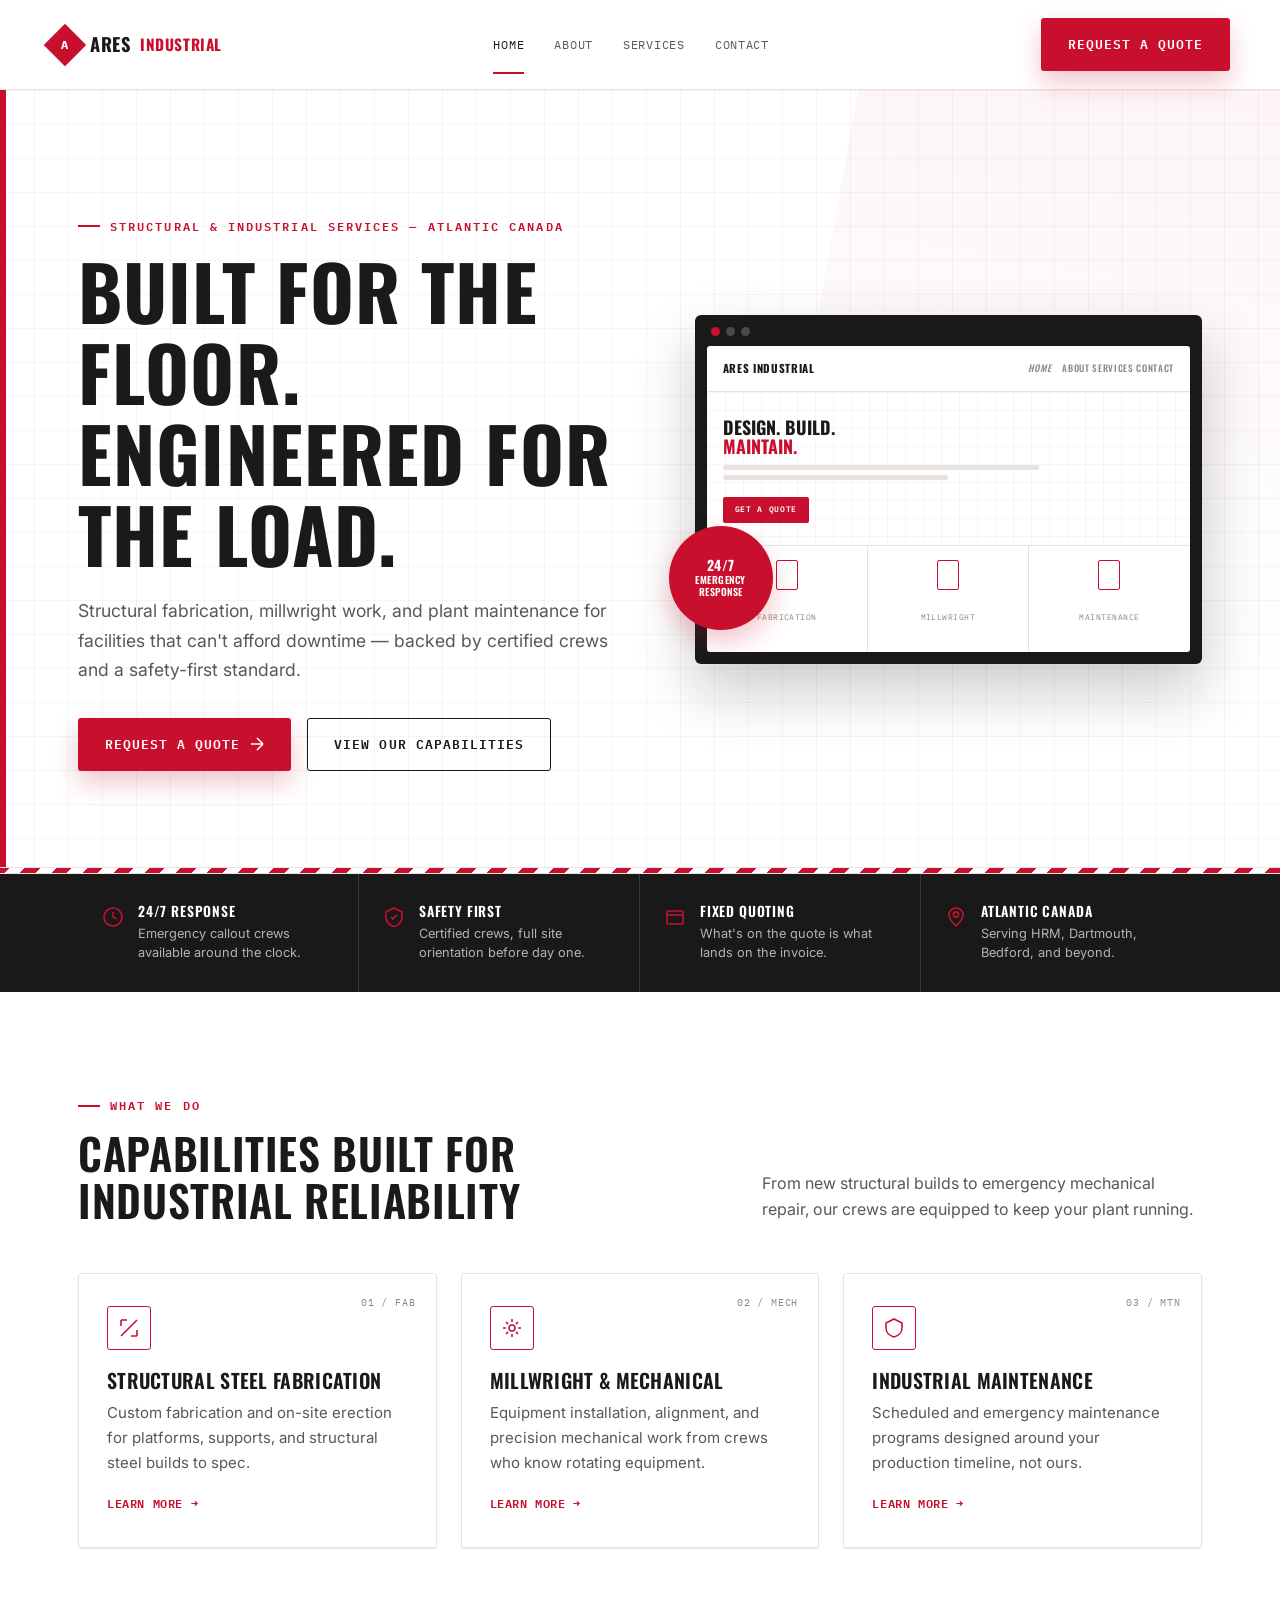
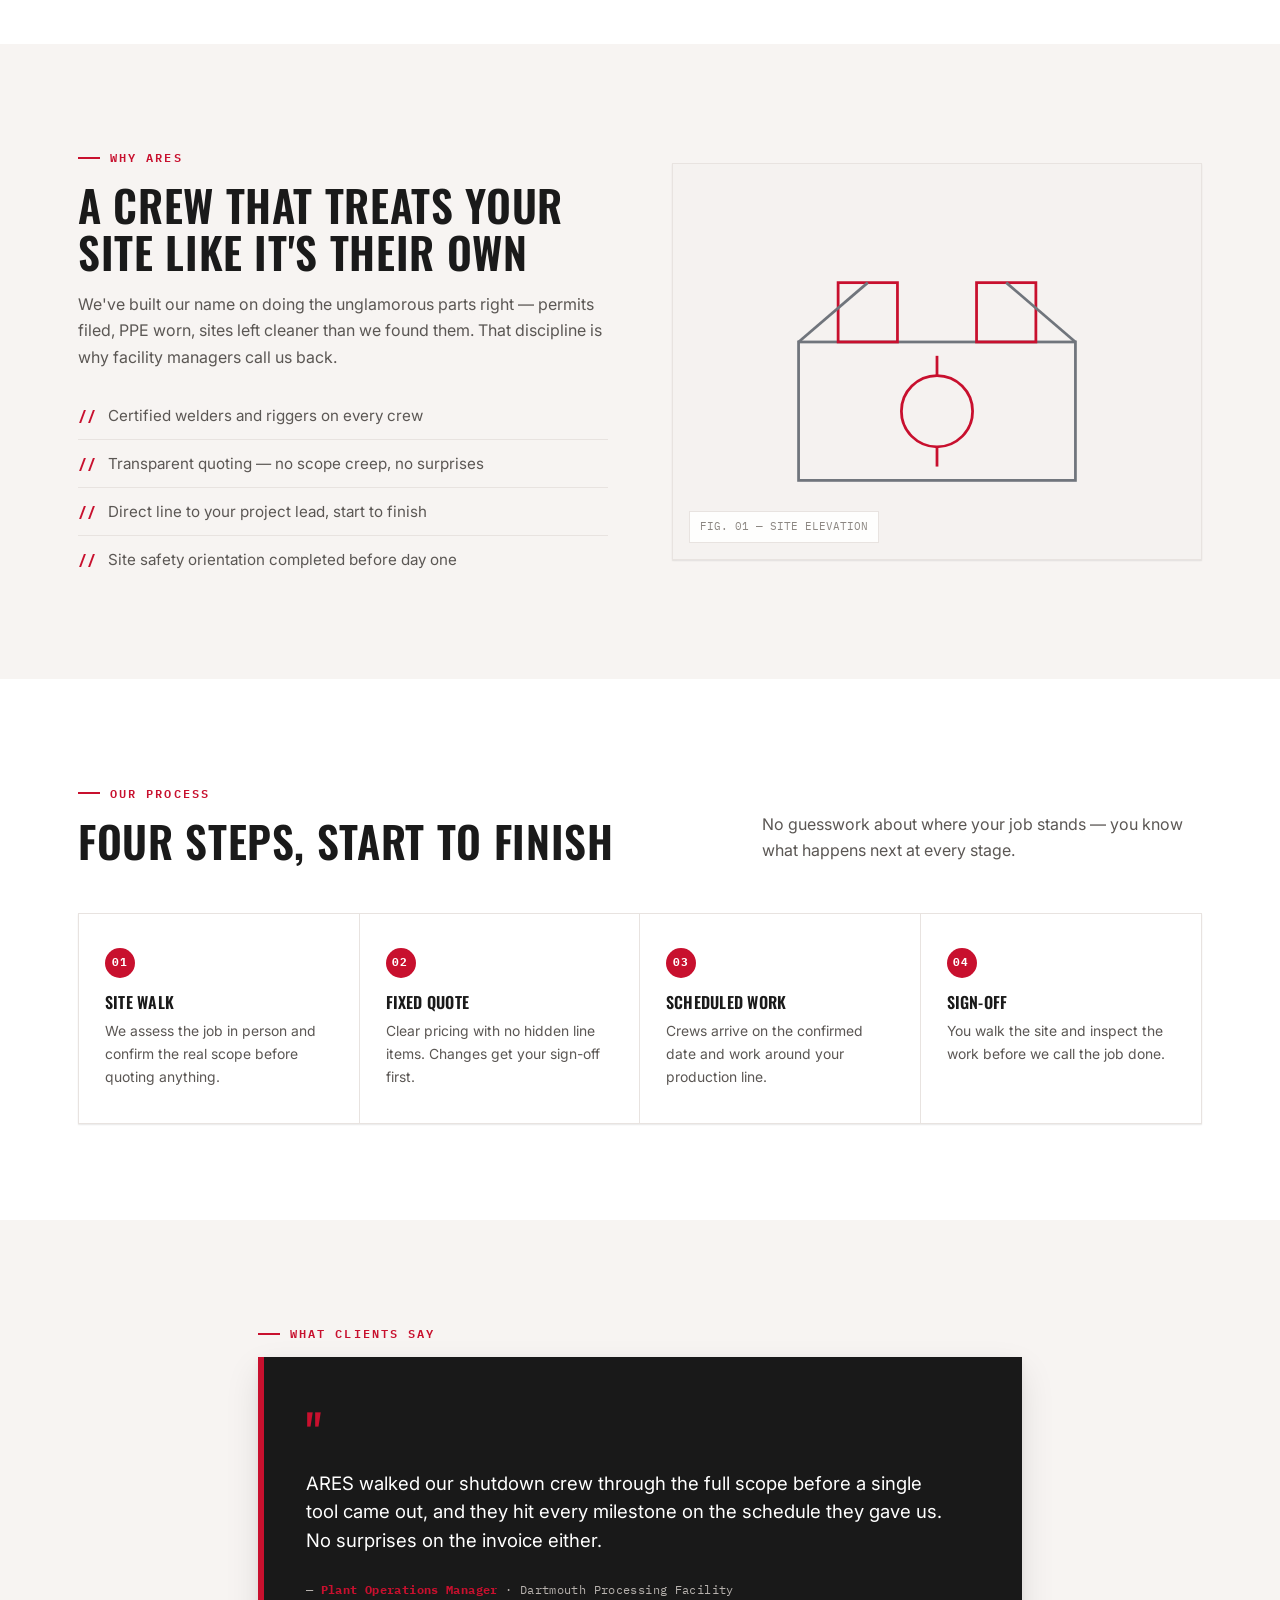
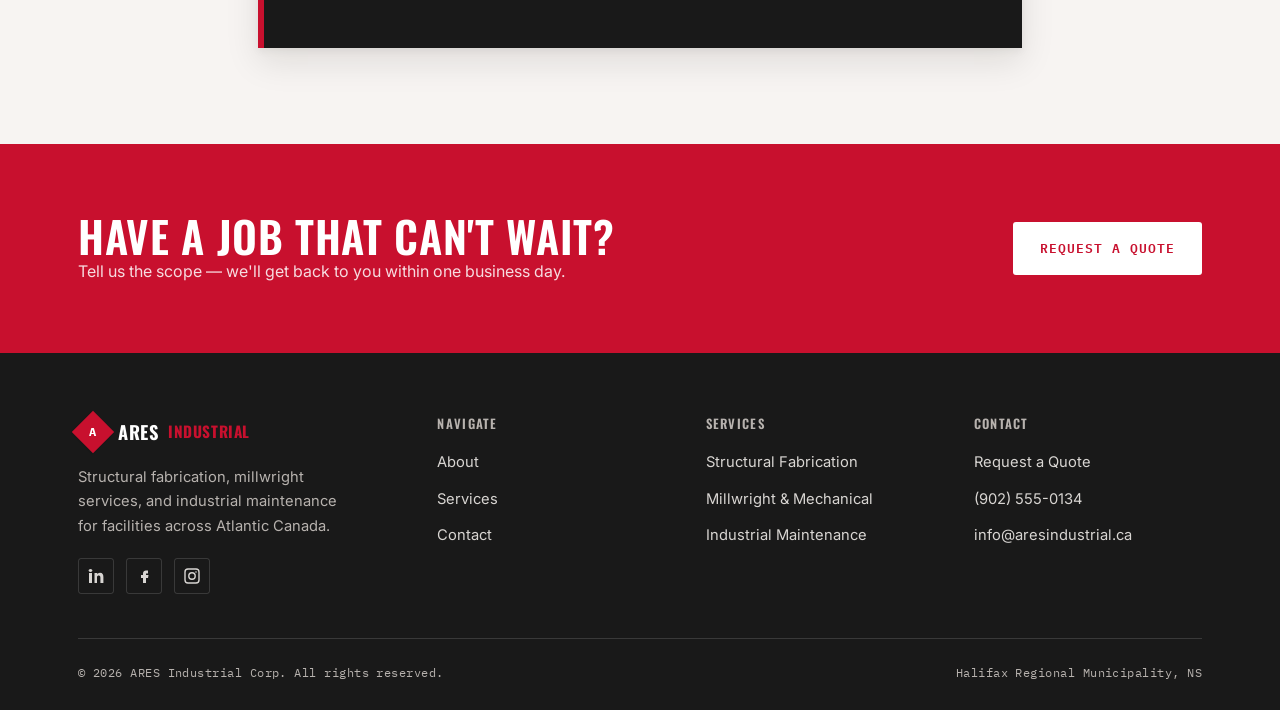
<file: index.html>
<!DOCTYPE html>
<html lang="en">
<head>
<meta charset="UTF-8">
<meta name="viewport" content="width=device-width, initial-scale=1.0">
<link rel="icon" href="data:image/svg+xml,%3Csvg xmlns='http://www.w3.org/2000/svg' viewBox='0 0 100 100'%3E%3Crect width='100' height='100' fill='%23ffffff'/%3E%3Crect x='20' y='20' width='60' height='60' fill='none' stroke='%23c8102e' stroke-width='6' transform='rotate(45 50 50)'/%3E%3Ctext x='50' y='58' font-family='monospace' font-size='30' fill='%23c8102e' text-anchor='middle'%3EA%3C/text%3E%3C/svg%3E">
<title>ARES Industrial Corp | Structural Fabrication &amp; Industrial Maintenance — Halifax, NS</title>
<meta name="description" content="ARES Industrial Corp delivers structural steel fabrication, millwright services, and industrial maintenance across the Halifax Regional Municipality and Atlantic Canada.">
<link rel="canonical" href="https://aresindustrial.ca/">
<link rel="preconnect" href="https://fonts.googleapis.com">
<link href="https://fonts.googleapis.com/css2?family=Oswald:wght@500;600;700&family=Inter:wght@400;500;600&family=IBM+Plex+Mono:wght@400;500;600&display=swap" rel="stylesheet">
<link rel="stylesheet" href="styles.css">
</head>
<body>

<header>
  <div class="wrap nav">
    <a href="index.html" class="logo"><span class="mark"><span>A</span></span>ARES <small>Industrial</small></a>
    <nav class="nav-links">
      <a href="index.html" class="active">Home</a>
      <a href="about.html">About</a>
      <a href="services.html">Services</a>
      <a href="contact.html">Contact</a>
    </nav>
    <div class="nav-actions">
      <a href="contact.html" class="btn btn-primary">Request a Quote</a>
      <button class="nav-toggle" aria-label="Toggle menu" aria-expanded="false">
        <svg width="16" height="16" viewBox="0 0 16 16" fill="none"><path d="M1 3H15M1 8H15M1 13H15" stroke="currentColor" stroke-width="1.5"/></svg>
      </button>
    </div>
  </div>
  <div class="mobile-drawer">
    <a href="index.html" class="active">Home</a>
    <a href="about.html">About</a>
    <a href="services.html">Services</a>
    <a href="contact.html">Contact</a>
    <a href="contact.html" class="btn btn-primary" style="width:fit-content;margin-top:10px;">Request a Quote</a>
  </div>
</header>

<section class="hero blueprint-bg">
  <div class="wrap hero-split">
    <div class="hero-copy">
      <div class="eyebrow">Structural &amp; Industrial Services — Atlantic Canada</div>
      <h1>Built for the floor.<br>Engineered for the load.</h1>
      <p class="lead">Structural fabrication, millwright work, and plant maintenance for facilities that can't afford downtime — backed by certified crews and a safety-first standard.</p>
      <div class="hero-actions">
        <a href="contact.html" class="btn btn-primary">
          Request a Quote
          <svg width="14" height="14" viewBox="0 0 14 14" fill="none"><path d="M1 7H13M13 7L7 1M13 7L7 13" stroke="currentColor" stroke-width="1.5"/></svg>
        </a>
        <a href="services.html" class="btn btn-outline">View Our Capabilities</a>
      </div>
    </div>

    <div class="mockup">
      <div class="bar"><i></i><i></i><i></i></div>
      <div class="screen">
        <div class="screen-nav">ARES INDUSTRIAL <span><em>Home</em> About Services Contact</span></div>
        <div class="screen-hero">
          <b>Design. Build.<br><em>Maintain.</em></b>
          <div class="ln w70"></div>
          <div class="ln w50"></div>
          <span class="pill">Get a Quote</span>
        </div>
        <div class="screen-row">
          <div><div class="ic"></div><div class="lb">Fabrication</div></div>
          <div><div class="ic"></div><div class="lb">Millwright</div></div>
          <div><div class="ic"></div><div class="lb">Maintenance</div></div>
        </div>
      </div>
      <div class="mockup-badge"><b>24/7</b>Emergency<br>Response</div>
    </div>
  </div>
</section>

<div class="hazard-rule"></div>

<div class="feature-bar">
  <div class="wrap">
    <div class="feature-grid">
      <div class="feature-cell">
        <span class="fi"><svg width="22" height="22" viewBox="0 0 22 22" fill="none"><circle cx="11" cy="11" r="9" stroke="currentColor" stroke-width="1.6"/><path d="M11 6V11L14.5 13" stroke="currentColor" stroke-width="1.6"/></svg></span>
        <div>
          <h4>24/7 Response</h4>
          <p>Emergency callout crews available around the clock.</p>
        </div>
      </div>
      <div class="feature-cell">
        <span class="fi"><svg width="22" height="22" viewBox="0 0 22 22" fill="none"><path d="M11 2L19 6V11C19 15.9 15.5 19.6 11 20.5C6.5 19.6 3 15.9 3 11V6L11 2Z" stroke="currentColor" stroke-width="1.6"/><path d="M8 11L10 13L14 8.5" stroke="currentColor" stroke-width="1.6"/></svg></span>
        <div>
          <h4>Safety First</h4>
          <p>Certified crews, full site orientation before day one.</p>
        </div>
      </div>
      <div class="feature-cell">
        <span class="fi"><svg width="22" height="22" viewBox="0 0 22 22" fill="none"><rect x="3" y="5" width="16" height="13" rx="1" stroke="currentColor" stroke-width="1.6"/><path d="M3 9H19" stroke="currentColor" stroke-width="1.6"/></svg></span>
        <div>
          <h4>Fixed Quoting</h4>
          <p>What's on the quote is what lands on the invoice.</p>
        </div>
      </div>
      <div class="feature-cell">
        <span class="fi"><svg width="22" height="22" viewBox="0 0 22 22" fill="none"><path d="M11 20C11 20 18 13.5 18 8.5C18 4.9 14.9 2 11 2C7.1 2 4 4.9 4 8.5C4 13.5 11 20 11 20Z" stroke="currentColor" stroke-width="1.6"/><circle cx="11" cy="8.5" r="2.6" stroke="currentColor" stroke-width="1.6"/></svg></span>
        <div>
          <h4>Atlantic Canada</h4>
          <p>Serving HRM, Dartmouth, Bedford, and beyond.</p>
        </div>
      </div>
    </div>
  </div>
</div>

<section>
  <div class="wrap">
    <div class="section-head reveal">
      <div>
        <div class="eyebrow">What We Do</div>
        <h2>Capabilities built for<br>industrial reliability</h2>
      </div>
      <p>From new structural builds to emergency mechanical repair, our crews are equipped to keep your plant running.</p>
    </div>

    <div class="grid-3">
      <div class="card reveal">
        <span class="tag">01 / FAB</span>
        <div class="icon">
          <svg width="20" height="20" viewBox="0 0 20 20" fill="none"><path d="M2 18L18 2M2 2H8M2 2V8M12 18H18M18 18V12" stroke="currentColor" stroke-width="1.6"/></svg>
        </div>
        <h3>Structural Steel Fabrication</h3>
        <p>Custom fabrication and on-site erection for platforms, supports, and structural steel builds to spec.</p>
        <a href="services.html" class="more">Learn More →</a>
      </div>
      <div class="card reveal">
        <span class="tag">02 / MECH</span>
        <div class="icon">
          <svg width="20" height="20" viewBox="0 0 20 20" fill="none"><circle cx="10" cy="10" r="3" stroke="currentColor" stroke-width="1.6"/><path d="M10 1V4M10 16V19M1 10H4M16 10H19M4 4L6.2 6.2M13.8 13.8L16 16M16 4L13.8 6.2M6.2 13.8L4 16" stroke="currentColor" stroke-width="1.6"/></svg>
        </div>
        <h3>Millwright &amp; Mechanical</h3>
        <p>Equipment installation, alignment, and precision mechanical work from crews who know rotating equipment.</p>
        <a href="services.html" class="more">Learn More →</a>
      </div>
      <div class="card reveal">
        <span class="tag">03 / MTN</span>
        <div class="icon">
          <svg width="20" height="20" viewBox="0 0 20 20" fill="none"><path d="M10 1L18 5V10C18 14.5 14.5 18 10 19C5.5 18 2 14.5 2 10V5L10 1Z" stroke="currentColor" stroke-width="1.6"/></svg>
        </div>
        <h3>Industrial Maintenance</h3>
        <p>Scheduled and emergency maintenance programs designed around your production timeline, not ours.</p>
        <a href="services.html" class="more">Learn More →</a>
      </div>
    </div>
  </div>
</section>

<section class="alt">
  <div class="wrap split">
    <div class="reveal">
      <div class="eyebrow">Why ARES</div>
      <h2>A crew that treats your site like it's their own</h2>
      <p style="margin-top:16px;">We've built our name on doing the unglamorous parts right — permits filed, PPE worn, sites left cleaner than we found them. That discipline is why facility managers call us back.</p>
      <ul class="check-list">
        <li>Certified welders and riggers on every crew</li>
        <li>Transparent quoting — no scope creep, no surprises</li>
        <li>Direct line to your project lead, start to finish</li>
        <li>Site safety orientation completed before day one</li>
      </ul>
    </div>
    <div class="visual reveal">
      <svg class="viz" width="70%" height="70%" viewBox="0 0 200 200" fill="none">
        <rect x="30" y="90" width="140" height="70" stroke="#70757c" stroke-width="1.4"/>
        <rect x="50" y="60" width="30" height="30" stroke="#c8102e" stroke-width="1.4"/>
        <rect x="120" y="60" width="30" height="30" stroke="#c8102e" stroke-width="1.4"/>
        <line x1="30" y1="90" x2="65" y2="60" stroke="#70757c" stroke-width="1.4"/>
        <line x1="170" y1="90" x2="135" y2="60" stroke="#70757c" stroke-width="1.4"/>
        <circle cx="100" cy="125" r="18" stroke="#c8102e" stroke-width="1.4"/>
        <line x1="100" y1="107" x2="100" y2="97" stroke="#c8102e" stroke-width="1.4"/>
        <line x1="100" y1="143" x2="100" y2="153" stroke="#c8102e" stroke-width="1.4"/>
      </svg>
      <span class="frame-tag">FIG. 01 — SITE ELEVATION</span>
    </div>
  </div>
</section>

<section>
  <div class="wrap">
    <div class="section-head reveal">
      <div>
        <div class="eyebrow">Our Process</div>
        <h2>Four steps, start to finish</h2>
      </div>
      <p>No guesswork about where your job stands — you know what happens next at every stage.</p>
    </div>
    <div class="process-grid reveal">
      <div class="process-step">
        <div class="step-no">01</div>
        <h3>Site Walk</h3>
        <p>We assess the job in person and confirm the real scope before quoting anything.</p>
      </div>
      <div class="process-step">
        <div class="step-no">02</div>
        <h3>Fixed Quote</h3>
        <p>Clear pricing with no hidden line items. Changes get your sign-off first.</p>
      </div>
      <div class="process-step">
        <div class="step-no">03</div>
        <h3>Scheduled Work</h3>
        <p>Crews arrive on the confirmed date and work around your production line.</p>
      </div>
      <div class="process-step">
        <div class="step-no">04</div>
        <h3>Sign-Off</h3>
        <p>You walk the site and inspect the work before we call the job done.</p>
      </div>
    </div>
  </div>
</section>

<section class="alt">
  <div class="wrap" style="max-width:820px;">
    <div class="eyebrow reveal">What Clients Say</div>
    <div class="testimonial-panel reveal">
      <span class="quote-mark">"</span>
      <blockquote>ARES walked our shutdown crew through the full scope before a single tool came out, and they hit every milestone on the schedule they gave us. No surprises on the invoice either.</blockquote>
      <div class="attribution">— <b>Plant Operations Manager</b> · <span>Dartmouth Processing Facility</span></div>
    </div>
  </div>
</section>

<section class="cta-band">
  <div class="wrap cta-inner">
    <div>
      <h2>Have a job that can't wait?</h2>
      <p>Tell us the scope — we'll get back to you within one business day.</p>
    </div>
    <a href="contact.html" class="btn btn-primary">Request a Quote</a>
  </div>
</section>

<footer>
  <div class="wrap">
    <div class="footer-grid">
      <div>
        <a href="index.html" class="logo"><span class="mark"><span>A</span></span>ARES <small>Industrial</small></a>
        <p style="margin-top:18px;">Structural fabrication, millwright services, and industrial maintenance for facilities across Atlantic Canada.</p>
        <div class="social-row">
          <a href="#" aria-label="LinkedIn"><svg width="16" height="16" viewBox="0 0 16 16" fill="none"><path d="M1 5H4V15H1V5ZM2.5 1C3.6 1 4.4 1.8 4.4 2.5C4.4 3.2 3.6 4 2.5 4C1.4 4 0.6 3.2 0.6 2.5C0.6 1.8 1.4 1 2.5 1Z" fill="currentColor"/><path d="M6.5 5H9.3V6.3C9.7 5.6 10.6 4.8 12 4.8C14.5 4.8 15.4 6.5 15.4 9V15H12.4V9.6C12.4 8.3 11.9 7.4 10.7 7.4C9.8 7.4 9.3 8 9.1 8.6C9 8.8 9 9.1 9 9.5V15H6.5V5Z" fill="currentColor"/></svg></a>
          <a href="#" aria-label="Facebook"><svg width="16" height="16" viewBox="0 0 16 16" fill="none"><path d="M10 5.5H12V2.5H10C8.3 2.5 7 3.8 7 5.5V7H5V10H7V15H10V10H12L12.5 7H10V5.5Z" fill="currentColor"/></svg></a>
          <a href="#" aria-label="Instagram"><svg width="16" height="16" viewBox="0 0 16 16" fill="none"><rect x="1" y="1" width="14" height="14" rx="3" stroke="currentColor" stroke-width="1.4"/><circle cx="8" cy="8" r="3.2" stroke="currentColor" stroke-width="1.4"/><circle cx="12" cy="4" r="0.8" fill="currentColor"/></svg></a>
        </div>
      </div>
      <div>
        <h4>Navigate</h4>
        <ul>
          <li><a href="about.html">About</a></li>
          <li><a href="services.html">Services</a></li>
          <li><a href="contact.html">Contact</a></li>
        </ul>
      </div>
      <div>
        <h4>Services</h4>
        <ul>
          <li><a href="services.html">Structural Fabrication</a></li>
          <li><a href="services.html">Millwright &amp; Mechanical</a></li>
          <li><a href="services.html">Industrial Maintenance</a></li>
        </ul>
      </div>
      <div>
        <h4>Contact</h4>
        <ul>
          <li><a href="contact.html">Request a Quote</a></li>
          <li><a href="tel:+19025550134">(902) 555-0134</a></li>
          <li><a href="mailto:info@aresindustrial.ca">info@aresindustrial.ca</a></li>
        </ul>
      </div>
    </div>
    <div class="footer-bottom">
      <span>© 2026 ARES Industrial Corp. All rights reserved.</span>
      <span>Halifax Regional Municipality, NS</span>
    </div>
  </div>
</footer>

<button class="back-to-top" aria-label="Back to top">
  <svg width="16" height="16" viewBox="0 0 16 16" fill="none"><path d="M8 13V3M8 3L3 8M8 3L13 8" stroke="currentColor" stroke-width="1.6"/></svg>
</button>

<script src="script.js"></script>
</body>
</html>
</file>
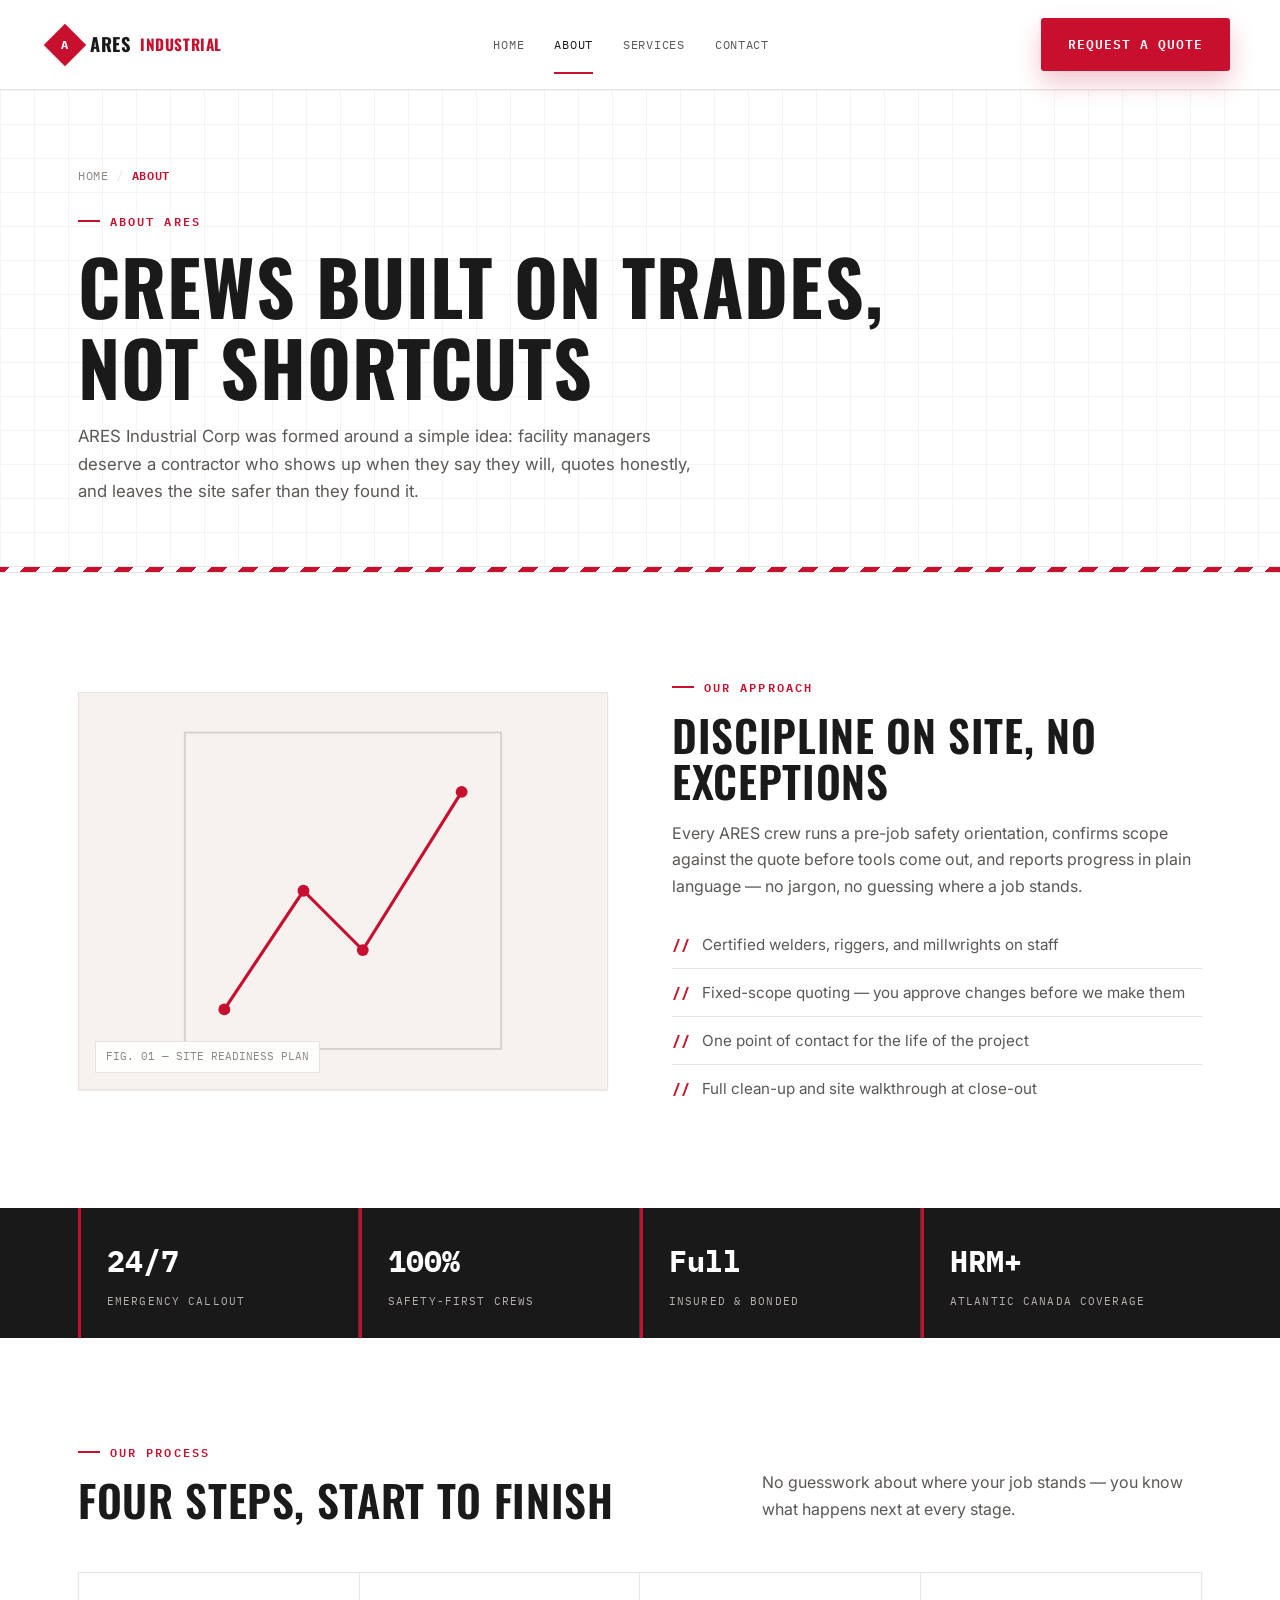
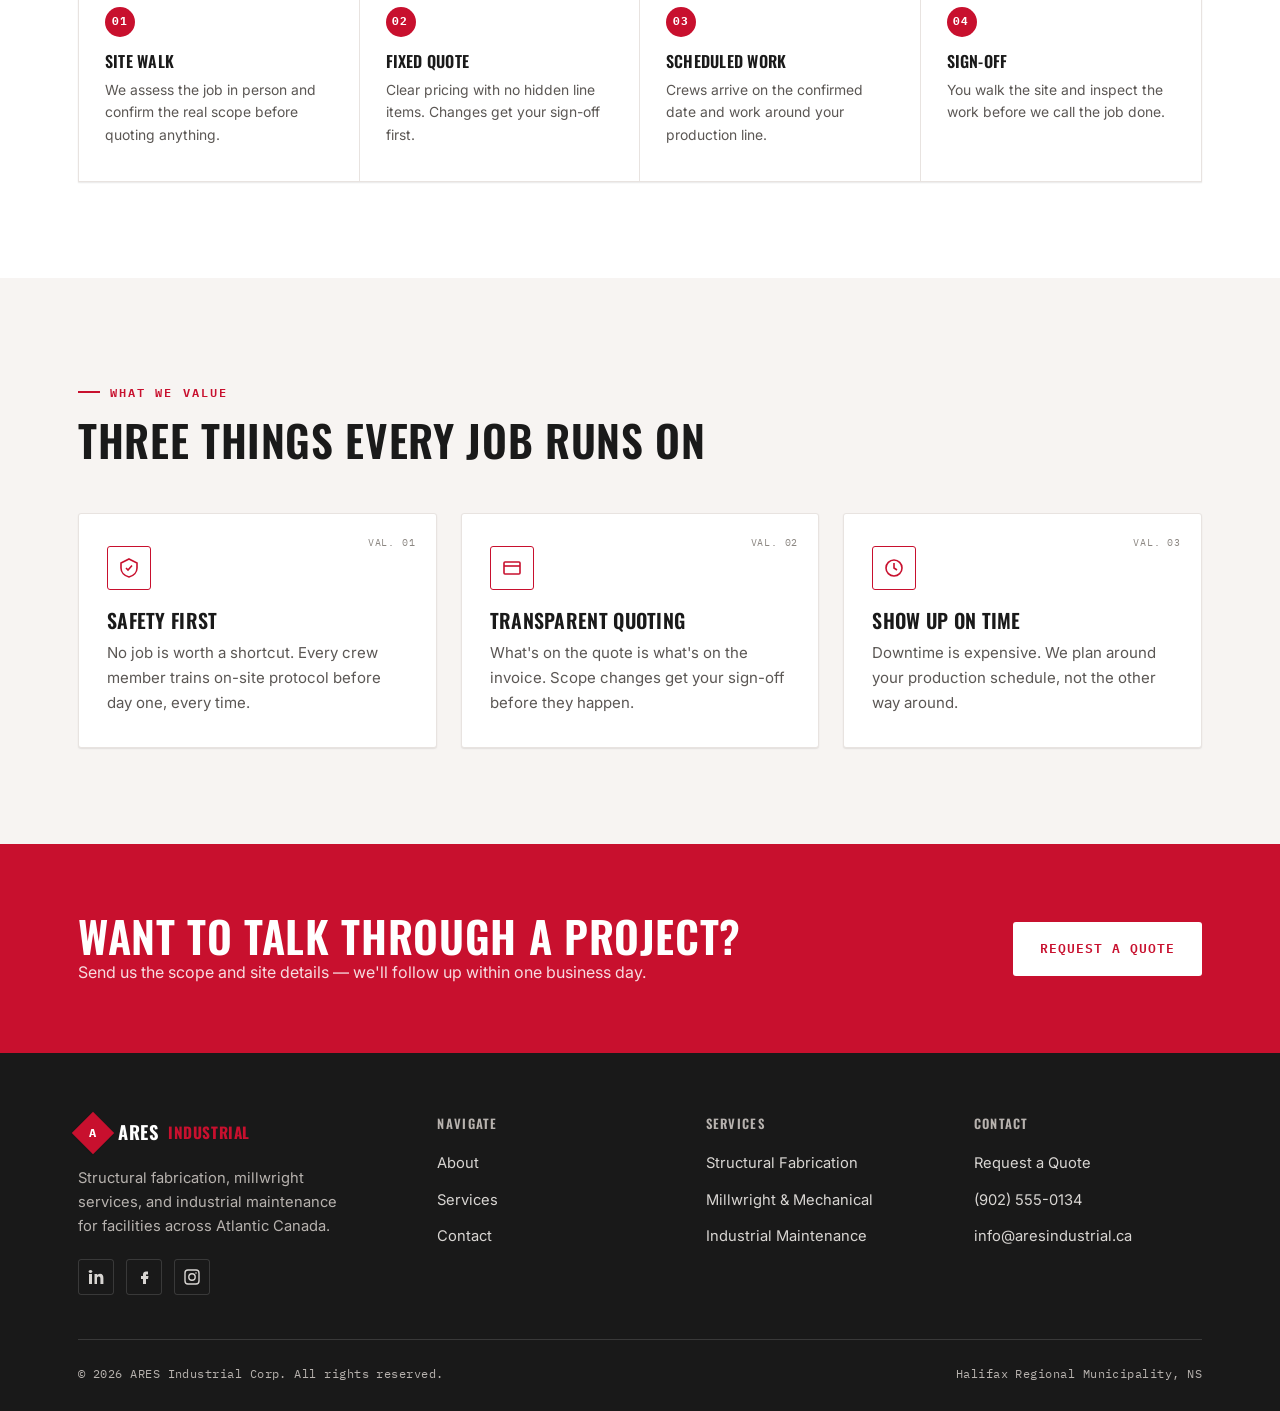
<file: about.html>
<!DOCTYPE html>
<html lang="en">
<head>
<meta charset="UTF-8">
<meta name="viewport" content="width=device-width, initial-scale=1.0">
<link rel="icon" href="data:image/svg+xml,%3Csvg xmlns='http://www.w3.org/2000/svg' viewBox='0 0 100 100'%3E%3Crect width='100' height='100' fill='%23ffffff'/%3E%3Crect x='20' y='20' width='60' height='60' fill='none' stroke='%23c8102e' stroke-width='6' transform='rotate(45 50 50)'/%3E%3Ctext x='50' y='58' font-family='monospace' font-size='30' fill='%23c8102e' text-anchor='middle'%3EA%3C/text%3E%3C/svg%3E">
<title>About ARES Industrial Corp | Structural &amp; Industrial Services — Halifax, NS</title>
<meta name="description" content="ARES Industrial Corp is a Halifax-based structural fabrication and industrial maintenance contractor built on certified crews, transparent quoting, and a safety-first standard.">
<link rel="canonical" href="https://aresindustrial.ca/about.html">
<link rel="preconnect" href="https://fonts.googleapis.com">
<link href="https://fonts.googleapis.com/css2?family=Oswald:wght@500;600;700&family=Inter:wght@400;500;600&family=IBM+Plex+Mono:wght@400;500;600&display=swap" rel="stylesheet">
<link rel="stylesheet" href="styles.css">
</head>
<body>

<header>
  <div class="wrap nav">
    <a href="index.html" class="logo"><span class="mark"><span>A</span></span>ARES <small>Industrial</small></a>
    <nav class="nav-links">
      <a href="index.html">Home</a>
      <a href="about.html" class="active">About</a>
      <a href="services.html">Services</a>
      <a href="contact.html">Contact</a>
    </nav>
    <div class="nav-actions">
      <a href="contact.html" class="btn btn-primary">Request a Quote</a>
      <button class="nav-toggle" aria-label="Toggle menu" aria-expanded="false">
        <svg width="16" height="16" viewBox="0 0 16 16" fill="none"><path d="M1 3H15M1 8H15M1 13H15" stroke="currentColor" stroke-width="1.5"/></svg>
      </button>
    </div>
  </div>
  <div class="mobile-drawer">
    <a href="index.html">Home</a>
    <a href="about.html" class="active">About</a>
    <a href="services.html">Services</a>
    <a href="contact.html">Contact</a>
    <a href="contact.html" class="btn btn-primary" style="width:fit-content;margin-top:10px;">Request a Quote</a>
  </div>
</header>

<section class="page-hero blueprint-bg">
  <div class="wrap">
    <div class="breadcrumb"><a href="index.html">Home</a> <span class="sep">/</span> <span class="current">About</span></div>
    <div class="eyebrow">About ARES</div>
    <h1>Crews built on trades,<br>not shortcuts</h1>
    <p class="lead">ARES Industrial Corp was formed around a simple idea: facility managers deserve a contractor who shows up when they say they will, quotes honestly, and leaves the site safer than they found it.</p>
  </div>
</section>

<div class="hazard-rule"></div>

<section>
  <div class="wrap split">
    <div class="visual reveal">
      <svg class="viz" width="70%" height="70%" viewBox="0 0 200 200" fill="none">
        <rect x="20" y="20" width="160" height="160" stroke="#d8d2ce" stroke-width="1"/>
        <path d="M40 160L80 100L110 130L160 50" stroke="#c8102e" stroke-width="1.6"/>
        <circle cx="40" cy="160" r="3" fill="#c8102e"/>
        <circle cx="80" cy="100" r="3" fill="#c8102e"/>
        <circle cx="110" cy="130" r="3" fill="#c8102e"/>
        <circle cx="160" cy="50" r="3" fill="#c8102e"/>
      </svg>
      <span class="frame-tag">FIG. 01 — SITE READINESS PLAN</span>
    </div>
    <div class="reveal">
      <div class="eyebrow">Our Approach</div>
      <h2>Discipline on site, no exceptions</h2>
      <p style="margin-top:16px;">Every ARES crew runs a pre-job safety orientation, confirms scope against the quote before tools come out, and reports progress in plain language — no jargon, no guessing where a job stands.</p>
      <ul class="check-list">
        <li>Certified welders, riggers, and millwrights on staff</li>
        <li>Fixed-scope quoting — you approve changes before we make them</li>
        <li>One point of contact for the life of the project</li>
        <li>Full clean-up and site walkthrough at close-out</li>
      </ul>
    </div>
  </div>
</section>

<div class="spec-strip">
  <div class="wrap">
    <div class="spec-grid">
      <div class="spec-plate">
        <span class="num">24/7</span>
        <span class="label">Emergency Callout</span>
      </div>
      <div class="spec-plate">
        <span class="num">100%</span>
        <span class="label">Safety-First Crews</span>
      </div>
      <div class="spec-plate">
        <span class="num">Full</span>
        <span class="label">Insured &amp; Bonded</span>
      </div>
      <div class="spec-plate">
        <span class="num">HRM+</span>
        <span class="label">Atlantic Canada Coverage</span>
      </div>
    </div>
  </div>
</div>

<section>
  <div class="wrap">
    <div class="section-head reveal">
      <div>
        <div class="eyebrow">Our Process</div>
        <h2>Four steps, start to finish</h2>
      </div>
      <p>No guesswork about where your job stands — you know what happens next at every stage.</p>
    </div>
    <div class="process-grid reveal">
      <div class="process-step">
        <div class="step-no">01</div>
        <h3>Site Walk</h3>
        <p>We assess the job in person and confirm the real scope before quoting anything.</p>
      </div>
      <div class="process-step">
        <div class="step-no">02</div>
        <h3>Fixed Quote</h3>
        <p>Clear pricing with no hidden line items. Changes get your sign-off first.</p>
      </div>
      <div class="process-step">
        <div class="step-no">03</div>
        <h3>Scheduled Work</h3>
        <p>Crews arrive on the confirmed date and work around your production line.</p>
      </div>
      <div class="process-step">
        <div class="step-no">04</div>
        <h3>Sign-Off</h3>
        <p>You walk the site and inspect the work before we call the job done.</p>
      </div>
    </div>
  </div>
</section>

<section class="alt">
  <div class="wrap">
    <div class="section-head reveal">
      <div>
        <div class="eyebrow">What We Value</div>
        <h2>Three things every job runs on</h2>
      </div>
    </div>
    <div class="grid-3">
      <div class="card reveal">
        <span class="tag">VAL. 01</span>
        <div class="icon">
          <svg width="20" height="20" viewBox="0 0 20 20" fill="none"><path d="M10 1L18 5V10C18 14.5 14.5 18 10 19C5.5 18 2 14.5 2 10V5L10 1Z" stroke="currentColor" stroke-width="1.6"/><path d="M7 10L9 12L13 7.5" stroke="currentColor" stroke-width="1.6"/></svg>
        </div>
        <h3>Safety First</h3>
        <p>No job is worth a shortcut. Every crew member trains on-site protocol before day one, every time.</p>
      </div>
      <div class="card reveal">
        <span class="tag">VAL. 02</span>
        <div class="icon">
          <svg width="20" height="20" viewBox="0 0 20 20" fill="none"><rect x="2" y="4" width="16" height="12" rx="1" stroke="currentColor" stroke-width="1.6"/><path d="M2 8H18" stroke="currentColor" stroke-width="1.6"/></svg>
        </div>
        <h3>Transparent Quoting</h3>
        <p>What's on the quote is what's on the invoice. Scope changes get your sign-off before they happen.</p>
      </div>
      <div class="card reveal">
        <span class="tag">VAL. 03</span>
        <div class="icon">
          <svg width="20" height="20" viewBox="0 0 20 20" fill="none"><circle cx="10" cy="10" r="8" stroke="currentColor" stroke-width="1.6"/><path d="M10 5V10L13 12" stroke="currentColor" stroke-width="1.6"/></svg>
        </div>
        <h3>Show Up on Time</h3>
        <p>Downtime is expensive. We plan around your production schedule, not the other way around.</p>
      </div>
    </div>
  </div>
</section>

<section class="cta-band">
  <div class="wrap cta-inner">
    <div>
      <h2>Want to talk through a project?</h2>
      <p>Send us the scope and site details — we'll follow up within one business day.</p>
    </div>
    <a href="contact.html" class="btn btn-primary">Request a Quote</a>
  </div>
</section>

<footer>
  <div class="wrap">
    <div class="footer-grid">
      <div>
        <a href="index.html" class="logo"><span class="mark"><span>A</span></span>ARES <small>Industrial</small></a>
        <p style="margin-top:18px;">Structural fabrication, millwright services, and industrial maintenance for facilities across Atlantic Canada.</p>
        <div class="social-row">
          <a href="#" aria-label="LinkedIn"><svg width="16" height="16" viewBox="0 0 16 16" fill="none"><path d="M1 5H4V15H1V5ZM2.5 1C3.6 1 4.4 1.8 4.4 2.5C4.4 3.2 3.6 4 2.5 4C1.4 4 0.6 3.2 0.6 2.5C0.6 1.8 1.4 1 2.5 1Z" fill="currentColor"/><path d="M6.5 5H9.3V6.3C9.7 5.6 10.6 4.8 12 4.8C14.5 4.8 15.4 6.5 15.4 9V15H12.4V9.6C12.4 8.3 11.9 7.4 10.7 7.4C9.8 7.4 9.3 8 9.1 8.6C9 8.8 9 9.1 9 9.5V15H6.5V5Z" fill="currentColor"/></svg></a>
          <a href="#" aria-label="Facebook"><svg width="16" height="16" viewBox="0 0 16 16" fill="none"><path d="M10 5.5H12V2.5H10C8.3 2.5 7 3.8 7 5.5V7H5V10H7V15H10V10H12L12.5 7H10V5.5Z" fill="currentColor"/></svg></a>
          <a href="#" aria-label="Instagram"><svg width="16" height="16" viewBox="0 0 16 16" fill="none"><rect x="1" y="1" width="14" height="14" rx="3" stroke="currentColor" stroke-width="1.4"/><circle cx="8" cy="8" r="3.2" stroke="currentColor" stroke-width="1.4"/><circle cx="12" cy="4" r="0.8" fill="currentColor"/></svg></a>
        </div>
      </div>
      <div>
        <h4>Navigate</h4>
        <ul>
          <li><a href="about.html">About</a></li>
          <li><a href="services.html">Services</a></li>
          <li><a href="contact.html">Contact</a></li>
        </ul>
      </div>
      <div>
        <h4>Services</h4>
        <ul>
          <li><a href="services.html">Structural Fabrication</a></li>
          <li><a href="services.html">Millwright &amp; Mechanical</a></li>
          <li><a href="services.html">Industrial Maintenance</a></li>
        </ul>
      </div>
      <div>
        <h4>Contact</h4>
        <ul>
          <li><a href="contact.html">Request a Quote</a></li>
          <li><a href="tel:+19025550134">(902) 555-0134</a></li>
          <li><a href="mailto:info@aresindustrial.ca">info@aresindustrial.ca</a></li>
        </ul>
      </div>
    </div>
    <div class="footer-bottom">
      <span>© 2026 ARES Industrial Corp. All rights reserved.</span>
      <span>Halifax Regional Municipality, NS</span>
    </div>
  </div>
</footer>

<button class="back-to-top" aria-label="Back to top">
  <svg width="16" height="16" viewBox="0 0 16 16" fill="none"><path d="M8 13V3M8 3L3 8M8 3L13 8" stroke="currentColor" stroke-width="1.6"/></svg>
</button>

<script src="script.js"></script>
</body>
</html>
</file>
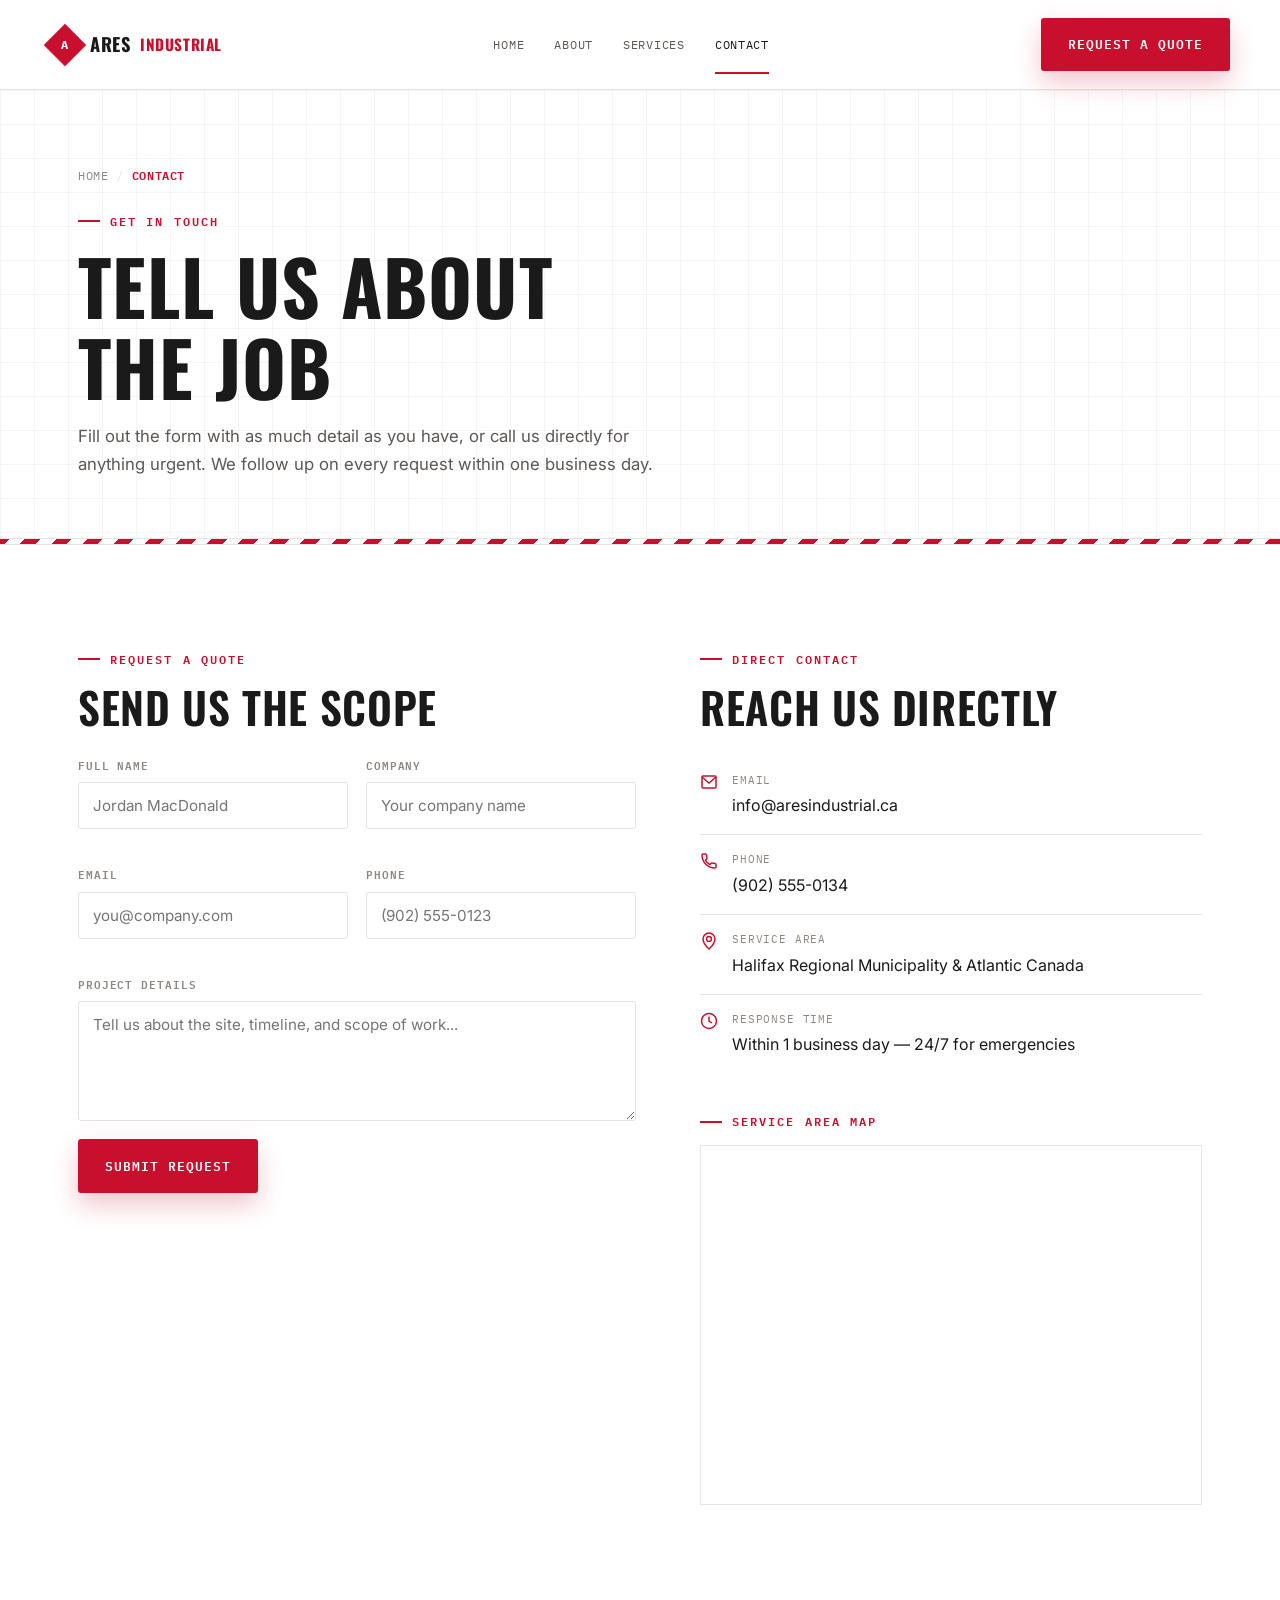
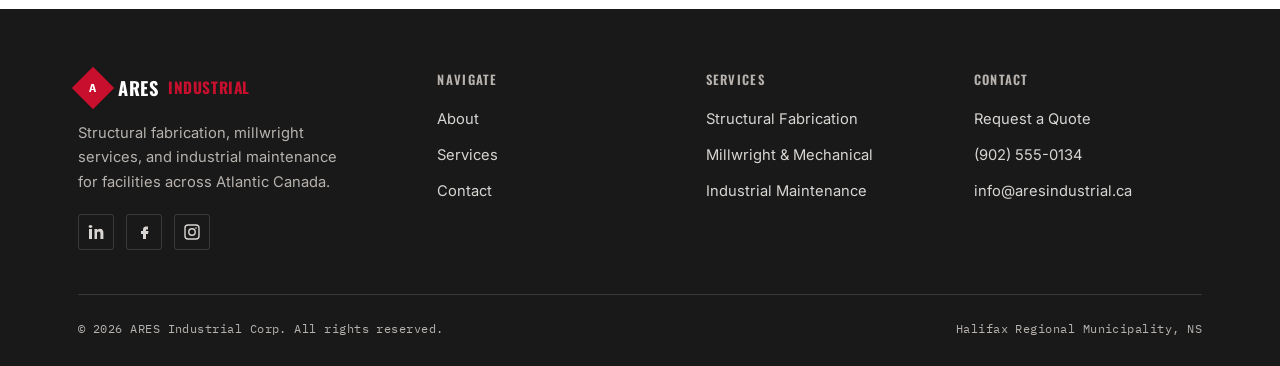
<file: contact.html>
<!DOCTYPE html>
<html lang="en">
<head>
<meta charset="UTF-8">
<meta name="viewport" content="width=device-width, initial-scale=1.0">
<link rel="icon" href="data:image/svg+xml,%3Csvg xmlns='http://www.w3.org/2000/svg' viewBox='0 0 100 100'%3E%3Crect width='100' height='100' fill='%23ffffff'/%3E%3Crect x='20' y='20' width='60' height='60' fill='none' stroke='%23c8102e' stroke-width='6' transform='rotate(45 50 50)'/%3E%3Ctext x='50' y='58' font-family='monospace' font-size='30' fill='%23c8102e' text-anchor='middle'%3EA%3C/text%3E%3C/svg%3E">
<title>Contact &amp; Request a Quote | ARES Industrial Corp — Halifax, NS</title>
<meta name="description" content="Request a quote from ARES Industrial Corp. Serving the Halifax Regional Municipality and Atlantic Canada with 24/7 emergency response.">
<link rel="canonical" href="https://aresindustrial.ca/contact.html">
<link rel="preconnect" href="https://fonts.googleapis.com">
<link href="https://fonts.googleapis.com/css2?family=Oswald:wght@500;600;700&family=Inter:wght@400;500;600&family=IBM+Plex+Mono:wght@400;500;600&display=swap" rel="stylesheet">
<link rel="stylesheet" href="styles.css">
</head>
<body>

<header>
  <div class="wrap nav">
    <a href="index.html" class="logo"><span class="mark"><span>A</span></span>ARES <small>Industrial</small></a>
    <nav class="nav-links">
      <a href="index.html">Home</a>
      <a href="about.html">About</a>
      <a href="services.html">Services</a>
      <a href="contact.html" class="active">Contact</a>
    </nav>
    <div class="nav-actions">
      <a href="contact.html" class="btn btn-primary">Request a Quote</a>
      <button class="nav-toggle" aria-label="Toggle menu" aria-expanded="false">
        <svg width="16" height="16" viewBox="0 0 16 16" fill="none"><path d="M1 3H15M1 8H15M1 13H15" stroke="currentColor" stroke-width="1.5"/></svg>
      </button>
    </div>
  </div>
  <div class="mobile-drawer">
    <a href="index.html">Home</a>
    <a href="about.html">About</a>
    <a href="services.html">Services</a>
    <a href="contact.html" class="active">Contact</a>
    <a href="contact.html" class="btn btn-primary" style="width:fit-content;margin-top:10px;">Request a Quote</a>
  </div>
</header>

<section class="page-hero blueprint-bg">
  <div class="wrap">
    <div class="breadcrumb"><a href="index.html">Home</a> <span class="sep">/</span> <span class="current">Contact</span></div>
    <div class="eyebrow">Get In Touch</div>
    <h1>Tell us about<br>the job</h1>
    <p class="lead">Fill out the form with as much detail as you have, or call us directly for anything urgent. We follow up on every request within one business day.</p>
  </div>
</section>

<div class="hazard-rule"></div>

<section>
  <div class="wrap split" style="align-items:flex-start;">
    <div class="reveal">
      <div class="eyebrow">Request a Quote</div>
      <h2 style="margin-bottom:26px;">Send us the scope</h2>
      <form id="quote-form">
        <div class="form-grid">
          <div class="field">
            <label for="name">Full Name</label>
            <input type="text" id="name" name="name" placeholder="Jordan MacDonald" required>
          </div>
          <div class="field">
            <label for="company">Company</label>
            <input type="text" id="company" name="company" placeholder="Your company name">
          </div>
          <div class="field">
            <label for="email">Email</label>
            <input type="email" id="email" name="email" placeholder="you@company.com" required>
          </div>
          <div class="field">
            <label for="phone">Phone</label>
            <input type="tel" id="phone" name="phone" placeholder="(902) 555-0123">
          </div>
          <div class="field full">
            <label for="details">Project Details</label>
            <textarea id="details" name="details" placeholder="Tell us about the site, timeline, and scope of work..."></textarea>
          </div>
        </div>
        <button type="submit" class="btn btn-primary">Submit Request</button>
      </form>
    </div>

    <div class="reveal">
      <div class="eyebrow">Direct Contact</div>
      <h2 style="margin-bottom:26px;">Reach us directly</h2>
      <ul class="info-list">
        <li>
          <span class="ico"><svg width="18" height="18" viewBox="0 0 18 18" fill="none"><path d="M2 4L9 10L16 4" stroke="currentColor" stroke-width="1.5"/><rect x="2" y="3" width="14" height="12" rx="1" stroke="currentColor" stroke-width="1.5"/></svg></span>
          <div><span class="lbl">Email</span><a href="mailto:info@aresindustrial.ca">info@aresindustrial.ca</a></div>
        </li>
        <li>
          <span class="ico"><svg width="18" height="18" viewBox="0 0 18 18" fill="none"><path d="M3 2C2.4 2 2 2.4 2 3C2 10.2 7.8 16 15 16C15.6 16 16 15.6 16 15V12.5C16 12 15.6 11.5 15 11.4L12 11C11.6 11 11.2 11.1 11 11.4L9.8 12.6C7.9 11.6 6.4 10.1 5.4 8.2L6.6 7C6.9 6.7 7 6.3 7 6L6.6 3C6.5 2.4 6 2 5.5 2H3Z" stroke="currentColor" stroke-width="1.5"/></svg></span>
          <div><span class="lbl">Phone</span><a href="tel:+19025550134">(902) 555-0134</a></div>
        </li>
        <li>
          <span class="ico"><svg width="18" height="18" viewBox="0 0 18 18" fill="none"><path d="M9 17C9 17 15 11.5 15 7C15 3.7 12.3 1 9 1C5.7 1 3 3.7 3 7C3 11.5 9 17 9 17Z" stroke="currentColor" stroke-width="1.5"/><circle cx="9" cy="7" r="2.4" stroke="currentColor" stroke-width="1.5"/></svg></span>
          <div><span class="lbl">Service Area</span>Halifax Regional Municipality &amp; Atlantic Canada</div>
        </li>
        <li>
          <span class="ico"><svg width="18" height="18" viewBox="0 0 18 18" fill="none"><circle cx="9" cy="9" r="7.5" stroke="currentColor" stroke-width="1.5"/><path d="M9 4.5V9L12 11" stroke="currentColor" stroke-width="1.5"/></svg></span>
          <div><span class="lbl">Response Time</span>Within 1 business day — 24/7 for emergencies</div>
        </li>
      </ul>

      <div style="margin-top:30px;">
        <span class="eyebrow" style="margin-bottom:14px;">Service Area Map</span>
        <iframe class="map-embed" loading="lazy" src="https://maps.google.com/maps?q=Burnside+Industrial+Park,+Dartmouth,+NS&z=12&output=embed" title="ARES Industrial Corp service area — Halifax Regional Municipality"></iframe>
      </div>
    </div>
  </div>
</section>

<footer>
  <div class="wrap">
    <div class="footer-grid">
      <div>
        <a href="index.html" class="logo"><span class="mark"><span>A</span></span>ARES <small>Industrial</small></a>
        <p style="margin-top:18px;">Structural fabrication, millwright services, and industrial maintenance for facilities across Atlantic Canada.</p>
        <div class="social-row">
          <a href="#" aria-label="LinkedIn"><svg width="16" height="16" viewBox="0 0 16 16" fill="none"><path d="M1 5H4V15H1V5ZM2.5 1C3.6 1 4.4 1.8 4.4 2.5C4.4 3.2 3.6 4 2.5 4C1.4 4 0.6 3.2 0.6 2.5C0.6 1.8 1.4 1 2.5 1Z" fill="currentColor"/><path d="M6.5 5H9.3V6.3C9.7 5.6 10.6 4.8 12 4.8C14.5 4.8 15.4 6.5 15.4 9V15H12.4V9.6C12.4 8.3 11.9 7.4 10.7 7.4C9.8 7.4 9.3 8 9.1 8.6C9 8.8 9 9.1 9 9.5V15H6.5V5Z" fill="currentColor"/></svg></a>
          <a href="#" aria-label="Facebook"><svg width="16" height="16" viewBox="0 0 16 16" fill="none"><path d="M10 5.5H12V2.5H10C8.3 2.5 7 3.8 7 5.5V7H5V10H7V15H10V10H12L12.5 7H10V5.5Z" fill="currentColor"/></svg></a>
          <a href="#" aria-label="Instagram"><svg width="16" height="16" viewBox="0 0 16 16" fill="none"><rect x="1" y="1" width="14" height="14" rx="3" stroke="currentColor" stroke-width="1.4"/><circle cx="8" cy="8" r="3.2" stroke="currentColor" stroke-width="1.4"/><circle cx="12" cy="4" r="0.8" fill="currentColor"/></svg></a>
        </div>
      </div>
      <div>
        <h4>Navigate</h4>
        <ul>
          <li><a href="about.html">About</a></li>
          <li><a href="services.html">Services</a></li>
          <li><a href="contact.html">Contact</a></li>
        </ul>
      </div>
      <div>
        <h4>Services</h4>
        <ul>
          <li><a href="services.html">Structural Fabrication</a></li>
          <li><a href="services.html">Millwright &amp; Mechanical</a></li>
          <li><a href="services.html">Industrial Maintenance</a></li>
        </ul>
      </div>
      <div>
        <h4>Contact</h4>
        <ul>
          <li><a href="contact.html">Request a Quote</a></li>
          <li><a href="tel:+19025550134">(902) 555-0134</a></li>
          <li><a href="mailto:info@aresindustrial.ca">info@aresindustrial.ca</a></li>
        </ul>
      </div>
    </div>
    <div class="footer-bottom">
      <span>© 2026 ARES Industrial Corp. All rights reserved.</span>
      <span>Halifax Regional Municipality, NS</span>
    </div>
  </div>
</footer>

<button class="back-to-top" aria-label="Back to top">
  <svg width="16" height="16" viewBox="0 0 16 16" fill="none"><path d="M8 13V3M8 3L3 8M8 3L13 8" stroke="currentColor" stroke-width="1.6"/></svg>
</button>

<script src="script.js"></script>
</body>
</html>
</file>
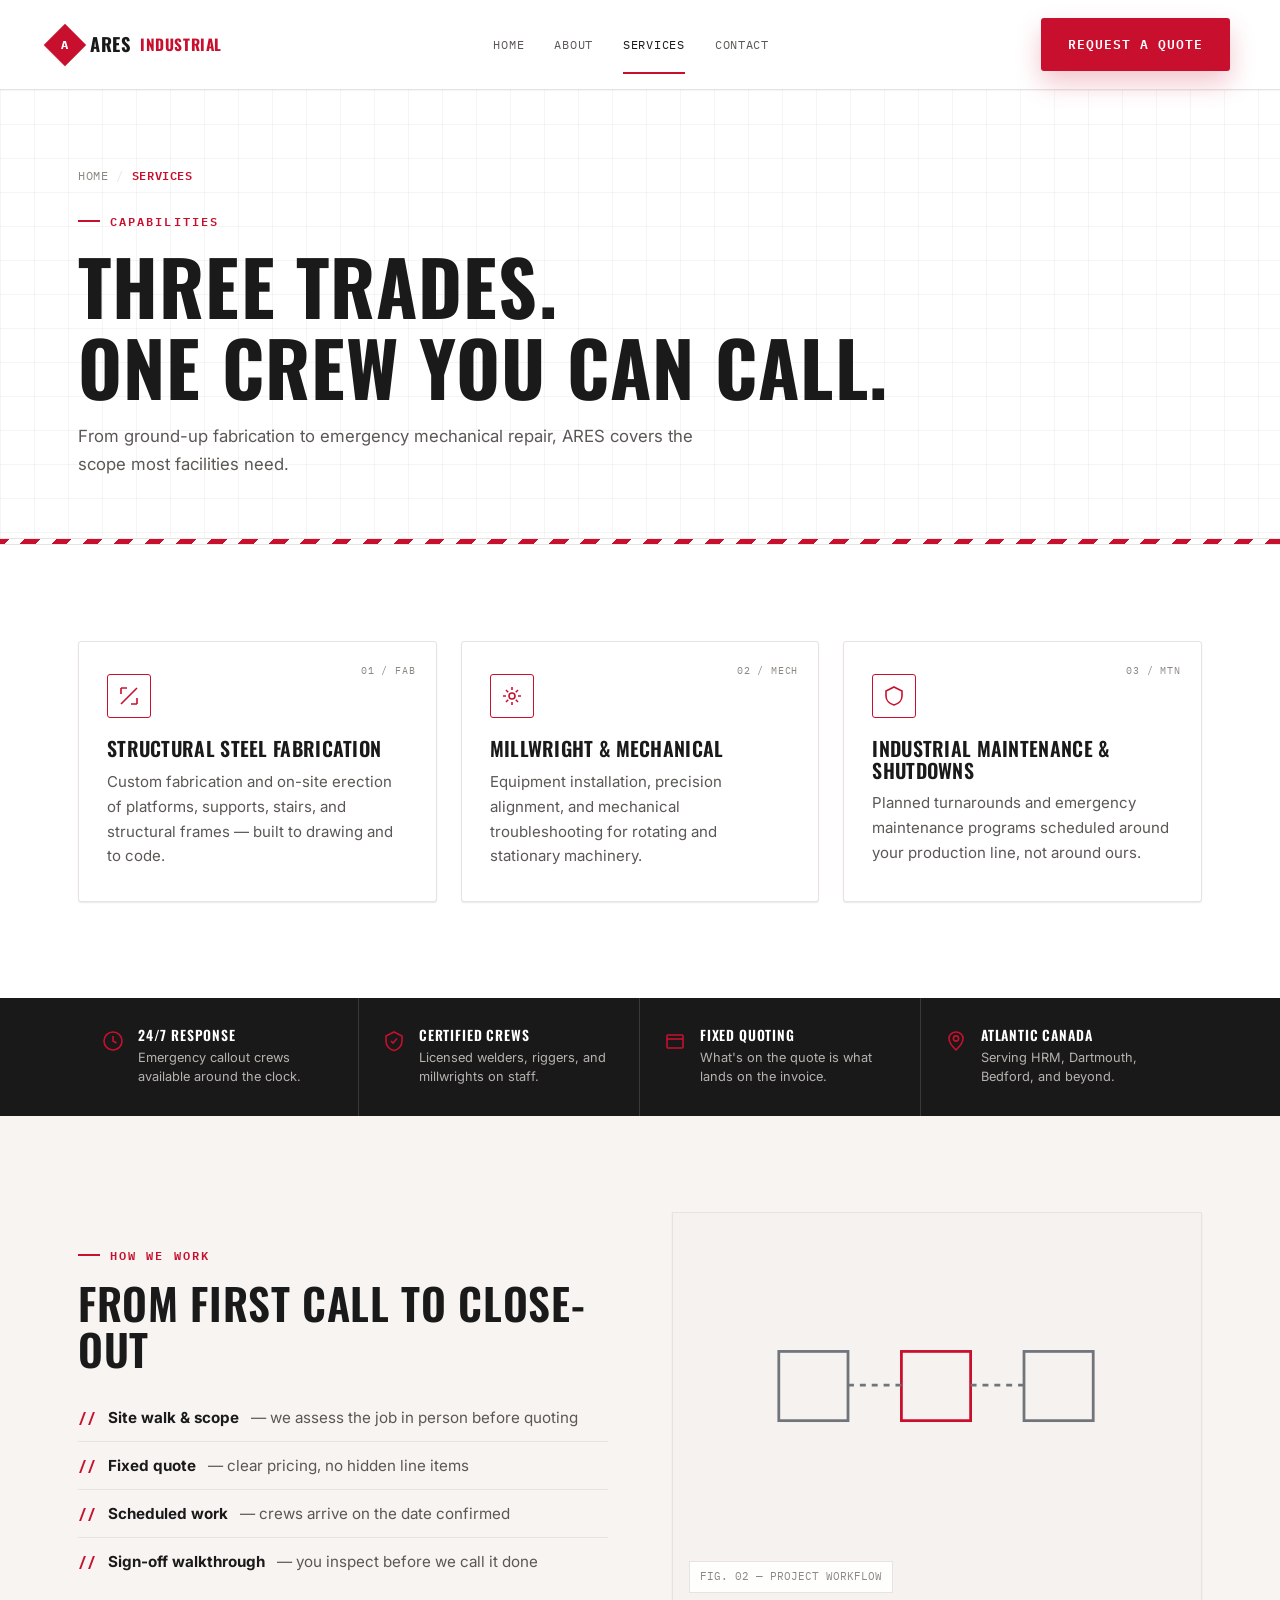
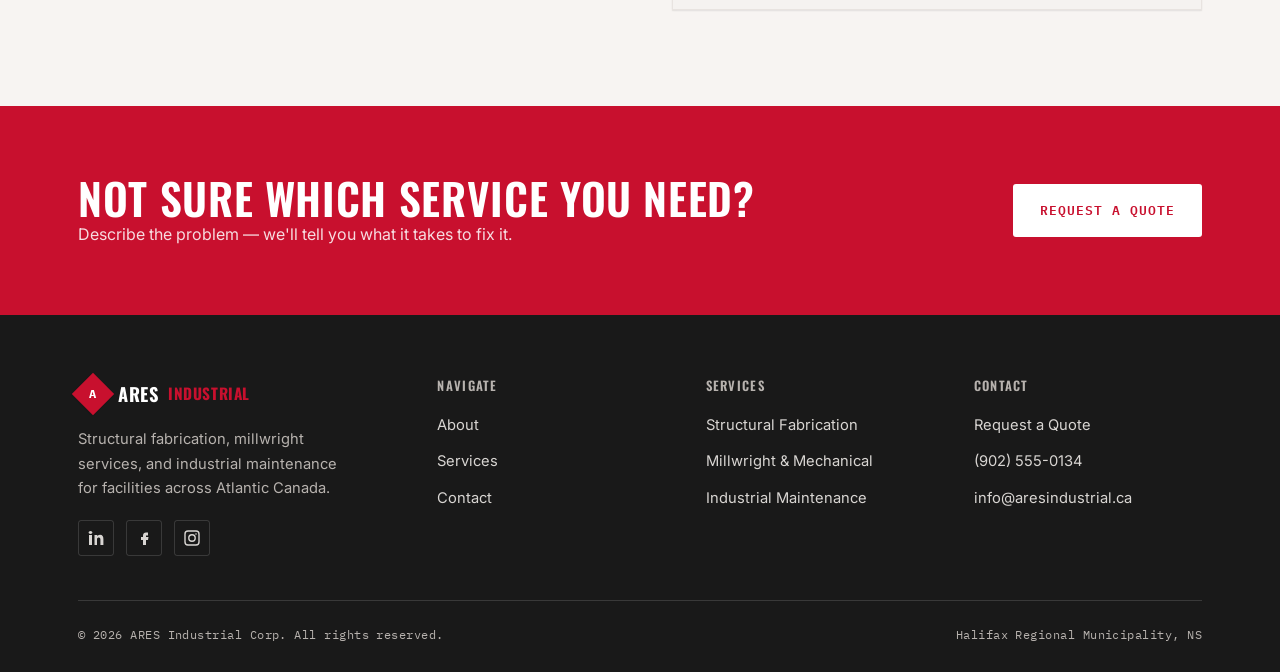
<file: services.html>
<!DOCTYPE html>
<html lang="en">
<head>
<meta charset="UTF-8">
<meta name="viewport" content="width=device-width, initial-scale=1.0">
<link rel="icon" href="data:image/svg+xml,%3Csvg xmlns='http://www.w3.org/2000/svg' viewBox='0 0 100 100'%3E%3Crect width='100' height='100' fill='%23ffffff'/%3E%3Crect x='20' y='20' width='60' height='60' fill='none' stroke='%23c8102e' stroke-width='6' transform='rotate(45 50 50)'/%3E%3Ctext x='50' y='58' font-family='monospace' font-size='30' fill='%23c8102e' text-anchor='middle'%3EA%3C/text%3E%3C/svg%3E">
<title>Services | Structural Fabrication, Millwright &amp; Industrial Maintenance — ARES Industrial Corp</title>
<meta name="description" content="Structural steel fabrication, millwright and mechanical services, and industrial maintenance — serving facilities across Halifax and Atlantic Canada.">
<link rel="canonical" href="https://aresindustrial.ca/services.html">
<link rel="preconnect" href="https://fonts.googleapis.com">
<link href="https://fonts.googleapis.com/css2?family=Oswald:wght@500;600;700&family=Inter:wght@400;500;600&family=IBM+Plex+Mono:wght@400;500;600&display=swap" rel="stylesheet">
<link rel="stylesheet" href="styles.css">
</head>
<body>

<header>
  <div class="wrap nav">
    <a href="index.html" class="logo"><span class="mark"><span>A</span></span>ARES <small>Industrial</small></a>
    <nav class="nav-links">
      <a href="index.html">Home</a>
      <a href="about.html">About</a>
      <a href="services.html" class="active">Services</a>
      <a href="contact.html">Contact</a>
    </nav>
    <div class="nav-actions">
      <a href="contact.html" class="btn btn-primary">Request a Quote</a>
      <button class="nav-toggle" aria-label="Toggle menu" aria-expanded="false">
        <svg width="16" height="16" viewBox="0 0 16 16" fill="none"><path d="M1 3H15M1 8H15M1 13H15" stroke="currentColor" stroke-width="1.5"/></svg>
      </button>
    </div>
  </div>
  <div class="mobile-drawer">
    <a href="index.html">Home</a>
    <a href="about.html">About</a>
    <a href="services.html" class="active">Services</a>
    <a href="contact.html">Contact</a>
    <a href="contact.html" class="btn btn-primary" style="width:fit-content;margin-top:10px;">Request a Quote</a>
  </div>
</header>

<section class="page-hero blueprint-bg">
  <div class="wrap">
    <div class="breadcrumb"><a href="index.html">Home</a> <span class="sep">/</span> <span class="current">Services</span></div>
    <div class="eyebrow">Capabilities</div>
    <h1>Three trades.<br>One crew you can call.</h1>
    <p class="lead">From ground-up fabrication to emergency mechanical repair, ARES covers the scope most facilities need.</p>
  </div>
</section>

<div class="hazard-rule"></div>

<section>
  <div class="wrap">
    <div class="grid-3">

      <div class="card reveal">
        <span class="tag">01 / FAB</span>
        <div class="icon">
          <svg width="20" height="20" viewBox="0 0 20 20" fill="none"><path d="M2 18L18 2M2 2H8M2 2V8M12 18H18M18 18V12" stroke="currentColor" stroke-width="1.6"/></svg>
        </div>
        <h3>Structural Steel Fabrication</h3>
        <p>Custom fabrication and on-site erection of platforms, supports, stairs, and structural frames — built to drawing and to code.</p>
      </div>

      <div class="card reveal">
        <span class="tag">02 / MECH</span>
        <div class="icon">
          <svg width="20" height="20" viewBox="0 0 20 20" fill="none"><circle cx="10" cy="10" r="3" stroke="currentColor" stroke-width="1.6"/><path d="M10 1V4M10 16V19M1 10H4M16 10H19M4 4L6.2 6.2M13.8 13.8L16 16M16 4L13.8 6.2M6.2 13.8L4 16" stroke="currentColor" stroke-width="1.6"/></svg>
        </div>
        <h3>Millwright &amp; Mechanical</h3>
        <p>Equipment installation, precision alignment, and mechanical troubleshooting for rotating and stationary machinery.</p>
      </div>

      <div class="card reveal">
        <span class="tag">03 / MTN</span>
        <div class="icon">
          <svg width="20" height="20" viewBox="0 0 20 20" fill="none"><path d="M10 1L18 5V10C18 14.5 14.5 18 10 19C5.5 18 2 14.5 2 10V5L10 1Z" stroke="currentColor" stroke-width="1.6"/></svg>
        </div>
        <h3>Industrial Maintenance &amp; Shutdowns</h3>
        <p>Planned turnarounds and emergency maintenance programs scheduled around your production line, not around ours.</p>
      </div>

    </div>
  </div>
</section>

<div class="feature-bar">
  <div class="wrap">
    <div class="feature-grid">
      <div class="feature-cell">
        <span class="fi"><svg width="22" height="22" viewBox="0 0 22 22" fill="none"><circle cx="11" cy="11" r="9" stroke="currentColor" stroke-width="1.6"/><path d="M11 6V11L14.5 13" stroke="currentColor" stroke-width="1.6"/></svg></span>
        <div>
          <h4>24/7 Response</h4>
          <p>Emergency callout crews available around the clock.</p>
        </div>
      </div>
      <div class="feature-cell">
        <span class="fi"><svg width="22" height="22" viewBox="0 0 22 22" fill="none"><path d="M11 2L19 6V11C19 15.9 15.5 19.6 11 20.5C6.5 19.6 3 15.9 3 11V6L11 2Z" stroke="currentColor" stroke-width="1.6"/><path d="M8 11L10 13L14 8.5" stroke="currentColor" stroke-width="1.6"/></svg></span>
        <div>
          <h4>Certified Crews</h4>
          <p>Licensed welders, riggers, and millwrights on staff.</p>
        </div>
      </div>
      <div class="feature-cell">
        <span class="fi"><svg width="22" height="22" viewBox="0 0 22 22" fill="none"><rect x="3" y="5" width="16" height="13" rx="1" stroke="currentColor" stroke-width="1.6"/><path d="M3 9H19" stroke="currentColor" stroke-width="1.6"/></svg></span>
        <div>
          <h4>Fixed Quoting</h4>
          <p>What's on the quote is what lands on the invoice.</p>
        </div>
      </div>
      <div class="feature-cell">
        <span class="fi"><svg width="22" height="22" viewBox="0 0 22 22" fill="none"><path d="M11 20C11 20 18 13.5 18 8.5C18 4.9 14.9 2 11 2C7.1 2 4 4.9 4 8.5C4 13.5 11 20 11 20Z" stroke="currentColor" stroke-width="1.6"/><circle cx="11" cy="8.5" r="2.6" stroke="currentColor" stroke-width="1.6"/></svg></span>
        <div>
          <h4>Atlantic Canada</h4>
          <p>Serving HRM, Dartmouth, Bedford, and beyond.</p>
        </div>
      </div>
    </div>
  </div>
</div>

<section class="alt">
  <div class="wrap split">
    <div class="reveal">
      <div class="eyebrow">How We Work</div>
      <h2>From first call to close-out</h2>
      <ul class="check-list">
        <li><strong style="color:var(--text)">Site walk &amp; scope</strong> — we assess the job in person before quoting</li>
        <li><strong style="color:var(--text)">Fixed quote</strong> — clear pricing, no hidden line items</li>
        <li><strong style="color:var(--text)">Scheduled work</strong> — crews arrive on the date confirmed</li>
        <li><strong style="color:var(--text)">Sign-off walkthrough</strong> — you inspect before we call it done</li>
      </ul>
    </div>
    <div class="visual reveal">
      <svg class="viz" width="70%" height="70%" viewBox="0 0 200 200" fill="none">
        <rect x="20" y="70" width="35" height="35" stroke="#70757c" stroke-width="1.4"/>
        <rect x="82" y="70" width="35" height="35" stroke="#c8102e" stroke-width="1.4"/>
        <rect x="144" y="70" width="35" height="35" stroke="#70757c" stroke-width="1.4"/>
        <line x1="55" y1="87" x2="82" y2="87" stroke="#70757c" stroke-width="1.4" stroke-dasharray="3 3"/>
        <line x1="117" y1="87" x2="144" y2="87" stroke="#70757c" stroke-width="1.4" stroke-dasharray="3 3"/>
      </svg>
      <span class="frame-tag">FIG. 02 — PROJECT WORKFLOW</span>
    </div>
  </div>
</section>

<section class="cta-band">
  <div class="wrap cta-inner">
    <div>
      <h2>Not sure which service you need?</h2>
      <p>Describe the problem — we'll tell you what it takes to fix it.</p>
    </div>
    <a href="contact.html" class="btn btn-primary">Request a Quote</a>
  </div>
</section>

<footer>
  <div class="wrap">
    <div class="footer-grid">
      <div>
        <a href="index.html" class="logo"><span class="mark"><span>A</span></span>ARES <small>Industrial</small></a>
        <p style="margin-top:18px;">Structural fabrication, millwright services, and industrial maintenance for facilities across Atlantic Canada.</p>
        <div class="social-row">
          <a href="#" aria-label="LinkedIn"><svg width="16" height="16" viewBox="0 0 16 16" fill="none"><path d="M1 5H4V15H1V5ZM2.5 1C3.6 1 4.4 1.8 4.4 2.5C4.4 3.2 3.6 4 2.5 4C1.4 4 0.6 3.2 0.6 2.5C0.6 1.8 1.4 1 2.5 1Z" fill="currentColor"/><path d="M6.5 5H9.3V6.3C9.7 5.6 10.6 4.8 12 4.8C14.5 4.8 15.4 6.5 15.4 9V15H12.4V9.6C12.4 8.3 11.9 7.4 10.7 7.4C9.8 7.4 9.3 8 9.1 8.6C9 8.8 9 9.1 9 9.5V15H6.5V5Z" fill="currentColor"/></svg></a>
          <a href="#" aria-label="Facebook"><svg width="16" height="16" viewBox="0 0 16 16" fill="none"><path d="M10 5.5H12V2.5H10C8.3 2.5 7 3.8 7 5.5V7H5V10H7V15H10V10H12L12.5 7H10V5.5Z" fill="currentColor"/></svg></a>
          <a href="#" aria-label="Instagram"><svg width="16" height="16" viewBox="0 0 16 16" fill="none"><rect x="1" y="1" width="14" height="14" rx="3" stroke="currentColor" stroke-width="1.4"/><circle cx="8" cy="8" r="3.2" stroke="currentColor" stroke-width="1.4"/><circle cx="12" cy="4" r="0.8" fill="currentColor"/></svg></a>
        </div>
      </div>
      <div>
        <h4>Navigate</h4>
        <ul>
          <li><a href="about.html">About</a></li>
          <li><a href="services.html">Services</a></li>
          <li><a href="contact.html">Contact</a></li>
        </ul>
      </div>
      <div>
        <h4>Services</h4>
        <ul>
          <li><a href="services.html">Structural Fabrication</a></li>
          <li><a href="services.html">Millwright &amp; Mechanical</a></li>
          <li><a href="services.html">Industrial Maintenance</a></li>
        </ul>
      </div>
      <div>
        <h4>Contact</h4>
        <ul>
          <li><a href="contact.html">Request a Quote</a></li>
          <li><a href="tel:+19025550134">(902) 555-0134</a></li>
          <li><a href="mailto:info@aresindustrial.ca">info@aresindustrial.ca</a></li>
        </ul>
      </div>
    </div>
    <div class="footer-bottom">
      <span>© 2026 ARES Industrial Corp. All rights reserved.</span>
      <span>Halifax Regional Municipality, NS</span>
    </div>
  </div>
</footer>

<button class="back-to-top" aria-label="Back to top">
  <svg width="16" height="16" viewBox="0 0 16 16" fill="none"><path d="M8 13V3M8 3L3 8M8 3L13 8" stroke="currentColor" stroke-width="1.6"/></svg>
</button>

<script src="script.js"></script>
</body>
</html>
</file>
<file: styles.css>
/* ================================
   ARES INDUSTRIAL CORP — DESIGN SYSTEM v2
   Palette: safety red / white / ink — hazard-placard inspired
   Display: Oswald (stenciled, nameplate feel)
   Body: Inter
   Utility/data: IBM Plex Mono (spec-plate labels)
================================= */

:root{
  --bg: #ffffff;
  --bg-alt: #f7f4f2;
  --surface: #ffffff;
  --surface-2: #f5f2f0;
  --ink: #191919;
  --ink-2: #242424;
  --line: #e8e3e0;
  --line-dark: rgba(255,255,255,0.14);
  --red: #c8102e;
  --red-deep: #93101f;
  --red-tint: #fbeaea;
  --text: #1a1a1a;
  --text-dim: #5b5754;
  --text-faint: #8c8782;
  --on-dark: #ffffff;
  --on-dark-dim: #b7b2ae;
  --steel: #70757c;
  --radius: 3px;
  --container: 1180px;
  --shadow-sm: 0 1px 2px rgba(20,15,10,0.05), 0 1px 1px rgba(20,15,10,0.04);
  --shadow-md: 0 14px 32px rgba(20,15,10,0.10), 0 3px 8px rgba(20,15,10,0.05);
  --shadow-red: 0 12px 26px rgba(200,16,46,0.24);
}

*{ box-sizing:border-box; margin:0; padding:0; }
html{ scroll-behavior:smooth; }

body{
  background:var(--bg);
  color:var(--text);
  font-family:'Inter', -apple-system, BlinkMacSystemFont, sans-serif;
  font-size:16px;
  line-height:1.65;
  -webkit-font-smoothing:antialiased;
}

img{ max-width:100%; display:block; }
a{ color:inherit; text-decoration:none; }
ul{ list-style:none; }
button{ font-family:inherit; cursor:pointer; }

:focus-visible{
  outline:2px solid var(--red);
  outline-offset:3px;
}

.wrap{ max-width:var(--container); margin:0 auto; padding:0 28px; }

h1,h2,h3,h4{
  font-family:'Oswald', sans-serif;
  font-weight:600;
  text-transform:uppercase;
  letter-spacing:0.015em;
  line-height:1.08;
  color:var(--text);
}
h1{ font-size:clamp(2.7rem, 6vw, 4.7rem); font-weight:700; }
h2{ font-size:clamp(1.9rem, 3.6vw, 2.7rem); }
h3{ font-size:1.24rem; }

p{ color:var(--text-dim); }

.eyebrow{
  display:inline-flex;
  align-items:center;
  gap:10px;
  font-family:'IBM Plex Mono', monospace;
  font-size:0.72rem;
  letter-spacing:0.18em;
  text-transform:uppercase;
  color:var(--red);
  font-weight:600;
  margin-bottom:14px;
}
.eyebrow::before{ content:""; width:22px; height:2px; background:var(--red); }

/* ---------- Blueprint texture (light) ---------- */
.blueprint-bg{
  background-image:
    linear-gradient(rgba(25,25,25,0.045) 1px, transparent 1px),
    linear-gradient(90deg, rgba(25,25,25,0.045) 1px, transparent 1px);
  background-size:34px 34px;
}

/* ---------- Hazard rule (signature divider) ---------- */
.hazard-rule{
  height:7px;
  width:100%;
  background:repeating-linear-gradient(
    -45deg,
    var(--red),
    var(--red) 11px,
    #ffffff 11px,
    #ffffff 22px
  );
  border-top:1px solid var(--line);
  border-bottom:1px solid var(--line);
}

/* ---------- Buttons ---------- */
.btn{
  display:inline-flex;
  align-items:center;
  gap:10px;
  font-family:'IBM Plex Mono', monospace;
  font-size:0.8rem;
  letter-spacing:0.08em;
  text-transform:uppercase;
  font-weight:600;
  padding:15px 26px;
  border-radius:var(--radius);
  border:1.5px solid transparent;
  transition:transform 0.15s ease, background 0.15s ease, border-color 0.15s ease, box-shadow 0.15s ease;
  white-space:nowrap;
}
.btn:hover{ transform:translateY(-2px); }
.btn-primary{
  background:var(--red);
  color:#ffffff;
  box-shadow:var(--shadow-red);
}
.btn-primary:hover{ background:var(--red-deep); }
.btn-outline{
  border-color:var(--ink);
  color:var(--ink);
  background:transparent;
}
.btn-outline:hover{ border-color:var(--red); color:var(--red); }

/* ---------- Nav ---------- */
header{
  position:sticky;
  top:0;
  z-index:100;
  background:rgba(255,255,255,0.94);
  backdrop-filter:blur(8px);
  border-bottom:1px solid var(--line);
}
.nav{ display:flex; align-items:center; justify-content:space-between; padding:18px 0; }
.logo{
  font-family:'Oswald', sans-serif;
  font-weight:700;
  font-size:1.15rem;
  letter-spacing:0.03em;
  text-transform:uppercase;
  display:flex;
  align-items:center;
  gap:10px;
  color:var(--ink);
}
.logo .mark{
  width:30px; height:30px;
  background:var(--red);
  display:flex; align-items:center; justify-content:center;
  color:#fff;
  font-family:'IBM Plex Mono', monospace;
  font-size:0.75rem;
  font-weight:700;
  transform:rotate(45deg);
  box-shadow:var(--shadow-sm);
}
.logo .mark span{ transform:rotate(-45deg); }
.logo small{ color:var(--red); }

.nav-links{
  display:flex; align-items:center; gap:30px;
  font-family:'IBM Plex Mono', monospace;
  font-size:0.76rem;
  letter-spacing:0.06em;
  text-transform:uppercase;
}
.nav-links a{ color:var(--text-dim); transition:color .15s ease; position:relative; }
.nav-links a:hover, .nav-links a.active{ color:var(--ink); }
.nav-links a.active::after{
  content:"";
  position:absolute; left:0; right:0; bottom:-19px;
  height:2px; background:var(--red);
}
.nav-actions{ display:flex; align-items:center; gap:20px; }
.nav-toggle{
  display:none;
  background:none; border:1.5px solid var(--line); color:var(--ink);
  width:40px; height:40px; align-items:center; justify-content:center;
  border-radius:var(--radius);
}

/* ---------- Hero ---------- */
.hero{ position:relative; padding:118px 0 96px; overflow:hidden; }
.hero::before{
  content:"";
  position:absolute; left:0; top:0; bottom:0;
  width:6px;
  background:var(--red);
}
.hero::after{
  content:"";
  position:absolute;
  top:-30%; right:-8%;
  width:46%; height:160%;
  background:linear-gradient(180deg, rgba(200,16,46,0.06), transparent 65%);
  transform:rotate(10deg);
  pointer-events:none;
}
.hero-inner{ position:relative; z-index:2; max-width:760px; }
.hero p.lead{ font-size:1.1rem; max-width:540px; margin:22px 0 34px; color:var(--text-dim); }
.hero-actions{ display:flex; gap:16px; flex-wrap:wrap; }

.page-hero{ padding:76px 0 60px; position:relative; }
.page-hero p.lead{ max-width:620px; margin-top:16px; font-size:1.05rem; }

/* ---------- Breadcrumb ---------- */
.breadcrumb{
  font-family:'IBM Plex Mono', monospace;
  font-size:0.72rem;
  letter-spacing:0.05em;
  color:var(--text-faint);
  margin-bottom:18px;
  display:flex; align-items:center; gap:8px;
  text-transform:uppercase;
}
.breadcrumb a{ color:var(--text-faint); }
.breadcrumb a:hover{ color:var(--red); }
.breadcrumb span.sep{ color:var(--line); }
.breadcrumb span.current{ color:var(--red); font-weight:600; }

/* ---------- Spec plate (signature element — hazard placard) ---------- */
.spec-strip{ background:var(--ink); }
.spec-grid{ display:grid; grid-template-columns:repeat(4, 1fr); }
.spec-plate{
  padding:28px 26px;
  border-right:1px solid var(--line-dark);
  border-left:3px solid var(--red);
  font-family:'IBM Plex Mono', monospace;
}
.spec-plate:last-child{ border-right:none; }
.spec-plate .num{ font-size:1.9rem; color:#ffffff; font-weight:700; display:block; }
.spec-plate .label{
  font-size:0.7rem; letter-spacing:0.1em; text-transform:uppercase;
  color:var(--on-dark-dim); display:block; margin-top:5px;
}

/* ---------- Section scaffolding ---------- */
section{ padding:96px 0; }
.section-head{
  display:flex; justify-content:space-between; align-items:flex-end;
  gap:30px; margin-bottom:50px; flex-wrap:wrap;
}
.section-head p{ max-width:440px; }
.alt{ background:var(--bg-alt); }

/* ---------- Cards / grid ---------- */
.grid-3{ display:grid; grid-template-columns:repeat(3, 1fr); gap:24px; }
.grid-2{ display:grid; grid-template-columns:repeat(2, 1fr); gap:24px; }

.card{
  background:var(--surface);
  border:1px solid var(--line);
  padding:32px 28px;
  border-radius:var(--radius);
  transition:border-color .18s ease, transform .18s ease, box-shadow .18s ease;
  position:relative;
  box-shadow:var(--shadow-sm);
}
.card:hover{ border-color:var(--red); transform:translateY(-4px); box-shadow:var(--shadow-md); }
.card .icon{
  width:44px; height:44px;
  border:1.5px solid var(--red);
  display:flex; align-items:center; justify-content:center;
  color:var(--red);
  margin-bottom:20px;
  border-radius:var(--radius);
}
.card .tag{
  position:absolute; top:20px; right:20px;
  font-family:'IBM Plex Mono', monospace;
  font-size:0.65rem;
  color:var(--text-faint);
  letter-spacing:0.08em;
}
.card h3{ margin-bottom:10px; }
.card p{ font-size:0.94rem; }
.card a.more{
  display:inline-flex; align-items:center; gap:8px;
  margin-top:18px;
  font-family:'IBM Plex Mono', monospace;
  font-size:0.75rem;
  color:var(--red);
  font-weight:600;
  letter-spacing:0.05em;
  text-transform:uppercase;
}

/* ---------- Split layout ---------- */
.split{ display:grid; grid-template-columns:1fr 1fr; gap:64px; align-items:center; }
.split .visual{
  aspect-ratio:4/3;
  background:var(--surface-2);
  border:1px solid var(--line);
  position:relative;
  overflow:hidden;
  box-shadow:var(--shadow-sm);
}
.split .visual .frame-tag{
  position:absolute; bottom:16px; left:16px;
  font-family:'IBM Plex Mono', monospace;
  font-size:0.68rem;
  color:var(--text-faint);
  border:1px solid var(--line);
  padding:6px 10px;
  background:rgba(255,255,255,0.9);
}
.split ul.check-list{ margin-top:22px; }
.split ul.check-list li{
  display:flex; align-items:flex-start; gap:12px;
  padding:11px 0;
  border-top:1px solid var(--line);
  color:var(--text-dim);
  font-size:0.95rem;
}
.split ul.check-list li:first-child{ border-top:none; }
.split ul.check-list li::before{
  content:"//"; color:var(--red);
  font-family:'IBM Plex Mono', monospace; font-weight:700;
}

.viz{ width:100%; height:100%; display:flex; align-items:center; justify-content:center; }

/* ---------- Filter chips ---------- */
.filter-row{ display:flex; flex-wrap:wrap; gap:10px; margin-bottom:40px; }
.chip{
  font-family:'IBM Plex Mono', monospace;
  font-size:0.72rem; letter-spacing:0.05em; text-transform:uppercase;
  padding:10px 17px;
  border:1.5px solid var(--line);
  color:var(--text-dim);
  background:transparent;
  border-radius:var(--radius);
  transition:all .15s ease;
  font-weight:600;
}
.chip:hover{ border-color:var(--ink); color:var(--ink); }
.chip.is-active{ background:var(--red); border-color:var(--red); color:#fff; }
.gallery-item{ transition:opacity .25s ease, transform .25s ease; }
.gallery-item.is-hidden{ display:none; }

/* ---------- Gallery ---------- */
.gallery-grid{ display:grid; grid-template-columns:repeat(3, 1fr); gap:4px; }
.gallery-item{
  aspect-ratio:4/3;
  background:var(--surface-2);
  border:1px solid var(--line);
  position:relative; overflow:hidden;
  display:flex; align-items:flex-end;
}
.gallery-item .gi-label{
  padding:18px;
  font-family:'IBM Plex Mono', monospace;
  font-size:0.72rem;
  color:var(--text-dim);
  background:linear-gradient(180deg, transparent, rgba(255,255,255,0.96) 55%);
  width:100%;
}
.gallery-item .gi-label b{
  display:block; color:var(--ink); font-size:0.88rem; margin-bottom:4px;
  text-transform:uppercase; letter-spacing:0.02em;
  font-family:'Oswald',sans-serif; font-weight:600;
}

/* ---------- Blog ---------- */
.post-card{ background:var(--surface); border:1px solid var(--line); overflow:hidden; box-shadow:var(--shadow-sm); transition:box-shadow .18s ease, transform .18s ease; }
.post-card:hover{ box-shadow:var(--shadow-md); transform:translateY(-3px); }
.post-thumb{ height:170px; border-bottom:1px solid var(--line); background:var(--surface-2); }
.post-body{ padding:26px; }
.post-meta{
  font-family:'IBM Plex Mono', monospace; font-size:0.68rem;
  color:var(--red); font-weight:600; letter-spacing:0.08em; text-transform:uppercase;
  margin-bottom:12px;
}
.post-body h3{ margin-bottom:10px; }
.post-body p{ font-size:0.92rem; }

/* ---------- Testimonial selector ---------- */
.testimonial-panel{
  background:var(--ink);
  border:none;
  padding:48px;
  position:relative;
  min-height:220px;
  box-shadow:var(--shadow-md);
}
.testimonial-panel::before{
  content:""; position:absolute; left:0; top:0; bottom:0; width:6px; background:var(--red);
}
.testimonial-panel .quote-mark{
  font-family:'Oswald', sans-serif; font-size:3.6rem; color:var(--red);
  line-height:1; display:block; margin-bottom:6px;
}
.testimonial-panel blockquote{ font-size:1.16rem; color:#fff; line-height:1.55; max-width:640px; }
.testimonial-panel .attribution{
  margin-top:24px; font-family:'IBM Plex Mono', monospace; font-size:0.78rem;
  color:var(--on-dark-dim); letter-spacing:0.03em;
}
.testimonial-panel .attribution b{ color:var(--red); font-style:normal; }
.testimonial-tabs{ display:flex; gap:10px; margin-top:22px; flex-wrap:wrap; }
.t-tab{
  width:38px; height:38px;
  border:1.5px solid var(--line);
  background:transparent; color:var(--text-faint);
  font-family:'IBM Plex Mono', monospace; font-size:0.75rem; font-weight:600;
  display:flex; align-items:center; justify-content:center;
  transition:all .15s ease; border-radius:var(--radius);
}
.t-tab:hover{ border-color:var(--ink); color:var(--ink); }
.t-tab.is-active{ border-color:var(--red); color:#fff; background:var(--red); }

/* ---------- FAQ accordion ---------- */
.faq-item{ border-top:1px solid var(--line); }
.faq-item:last-child{ border-bottom:1px solid var(--line); }
.faq-q{
  width:100%; display:flex; justify-content:space-between; align-items:center; gap:20px;
  padding:25px 4px; background:none; border:none; color:var(--ink); text-align:left;
  font-family:'Oswald', sans-serif; font-size:1.05rem; text-transform:uppercase; letter-spacing:0.01em;
}
.faq-q .plus{
  font-family:'IBM Plex Mono', monospace; color:var(--red); font-size:1.15rem;
  flex-shrink:0; transition:transform .2s ease; font-weight:700;
}
.faq-item.is-open .faq-q .plus{ transform:rotate(45deg); }
.faq-a{ max-height:0; overflow:hidden; transition:max-height .25s ease; }
.faq-a p{ padding:0 4px 25px; font-size:0.95rem; max-width:640px; }
.faq-item.is-open .faq-a{ max-height:240px; }

/* ---------- CTA band ---------- */
.cta-band{ background:var(--red); color:#ffffff; padding:68px 0; }
.cta-band h2{ color:#ffffff; }
.cta-band p{ color:rgba(255,255,255,0.85); }
.cta-band .btn-primary{ background:#ffffff; color:var(--red); box-shadow:none; }
.cta-band .btn-primary:hover{ background:var(--ink); color:#fff; }
.cta-inner{ display:flex; justify-content:space-between; align-items:center; gap:30px; flex-wrap:wrap; }

/* ---------- Forms ---------- */
.form-grid{ display:grid; grid-template-columns:1fr 1fr; gap:18px; }
.field{ display:flex; flex-direction:column; gap:8px; margin-bottom:18px; }
.field.full{ grid-column:1/-1; }
label{
  font-family:'IBM Plex Mono', monospace; font-size:0.7rem; letter-spacing:0.08em;
  text-transform:uppercase; color:var(--text-faint); font-weight:600;
}
input, select, textarea{
  background:#ffffff;
  border:1.5px solid var(--line);
  color:var(--text);
  padding:13px 14px;
  font-family:'Inter', sans-serif;
  font-size:0.95rem;
  border-radius:var(--radius);
}
input:focus, select:focus, textarea:focus{ outline:none; border-color:var(--red); }
textarea{ resize:vertical; min-height:120px; }

/* ---------- Footer ---------- */
footer{ background:var(--ink); border-top:none; padding:64px 0 28px; }
.footer-grid{ display:grid; grid-template-columns:1.4fr 1fr 1fr 1fr; gap:40px; padding-bottom:44px; }
.footer-grid h4{ font-size:0.8rem; letter-spacing:0.1em; color:var(--on-dark-dim); margin-bottom:18px; }
.footer-grid ul li{ margin-bottom:10px; }
.footer-grid ul li a{ color:#d8d5d2; font-size:0.92rem; }
.footer-grid ul li a:hover{ color:var(--red); }
.footer-grid p{ font-size:0.92rem; max-width:280px; color:var(--on-dark-dim); }
footer .logo{ color:#fff; }
.social-row{ display:flex; gap:12px; margin-top:20px; }
.social-row a{
  width:36px; height:36px;
  border:1.5px solid var(--line-dark);
  display:flex; align-items:center; justify-content:center;
  color:#d8d5d2;
  border-radius:var(--radius);
}
.social-row a:hover{ border-color:var(--red); color:var(--red); }
.footer-bottom{
  border-top:1px solid var(--line-dark);
  padding-top:24px;
  display:flex; justify-content:space-between;
  font-family:'IBM Plex Mono', monospace; font-size:0.72rem;
  color:var(--on-dark-dim); letter-spacing:0.04em; flex-wrap:wrap; gap:10px;
}

/* ---------- Map ---------- */
.map-embed{
  width:100%; height:360px;
  border:1px solid var(--line);
  filter:grayscale(0.5) contrast(1.02);
}

/* ---------- Contact info list ---------- */
.info-list li{ display:flex; gap:14px; padding:16px 0; border-top:1px solid var(--line); }
.info-list li:first-child{ border-top:none; }
.info-list .ico{ color:var(--red); flex-shrink:0; }
.info-list .lbl{
  font-family:'IBM Plex Mono', monospace; font-size:0.66rem; letter-spacing:0.08em;
  text-transform:uppercase; color:var(--text-faint); display:block; margin-bottom:3px;
}

/* ---------- Back to top ---------- */
.back-to-top{
  position:fixed; right:24px; bottom:24px;
  width:44px; height:44px;
  background:var(--red); color:#ffffff;
  border:none; border-radius:var(--radius);
  display:flex; align-items:center; justify-content:center;
  opacity:0; pointer-events:none; transform:translateY(10px);
  transition:opacity .2s ease, transform .2s ease, background .15s ease;
  z-index:90;
  box-shadow:var(--shadow-red);
}
.back-to-top.is-visible{ opacity:1; pointer-events:auto; transform:translateY(0); }
.back-to-top:hover{ background:var(--red-deep); }

/* ---------- Mobile nav drawer ---------- */
.mobile-drawer{
  position:fixed; inset:0; top:65px;
  background:#ffffff;
  z-index:99;
  padding:30px 28px;
  display:none;
  flex-direction:column;
  gap:22px;
  overflow-y:auto;
  font-family:'IBM Plex Mono', monospace;
  text-transform:uppercase;
  letter-spacing:0.06em;
}
.mobile-drawer.open{ display:flex; }
.mobile-drawer a{ font-size:1rem; color:var(--text-dim); font-weight:600; }
.mobile-drawer a.active{ color:var(--red); }

/* ---------- Responsive ---------- */
@media (max-width: 1120px){
  .nav-links{ display:none; }
  .nav-toggle{ display:flex; }
}
@media (max-width: 900px){
  .spec-grid{ grid-template-columns:repeat(2, 1fr); }
  .spec-plate:nth-child(2){ border-right:none; }
  .grid-3{ grid-template-columns:1fr 1fr; }
  .grid-2, .split{ grid-template-columns:1fr; gap:36px; }
  .gallery-grid{ grid-template-columns:1fr 1fr; }
  .footer-grid{ grid-template-columns:1fr 1fr; }
  .form-grid{ grid-template-columns:1fr; }
}
@media (max-width: 600px){
  section{ padding:64px 0; }
  .grid-3{ grid-template-columns:1fr; }
  .gallery-grid{ grid-template-columns:1fr; }
  .spec-grid{ grid-template-columns:1fr 1fr; }
  .footer-grid{ grid-template-columns:1fr 1fr; }
  .cta-inner{ flex-direction:column; align-items:flex-start; }
  .hero{ padding:88px 0 64px; }
}

/* ================================
   LAYOUT UPGRADES v3
   Richer hero, process strip, feature bar
================================= */

/* ---------- Hero with visual panel ---------- */
.hero-split{
  display:grid;
  grid-template-columns:1.05fr 0.95fr;
  gap:56px;
  align-items:center;
  position:relative;
  z-index:2;
}
.hero-split .hero-copy{ max-width:none; }

/* Device / site mockup panel */
.mockup{
  position:relative;
  background:var(--ink);
  border-radius:6px;
  padding:12px;
  box-shadow:0 26px 60px rgba(20,15,10,0.22);
}
.mockup .bar{
  display:flex; align-items:center; gap:6px;
  padding:0 4px 10px;
}
.mockup .bar i{
  width:9px; height:9px; border-radius:50%;
  background:#4a4a4a; display:block;
}
.mockup .bar i:first-child{ background:var(--red); }
.mockup .screen{
  background:#fff;
  border-radius:3px;
  overflow:hidden;
}
.mockup .screen-nav{
  display:flex; align-items:center; justify-content:space-between;
  padding:13px 16px;
  border-bottom:1px solid var(--line);
  font-family:'Oswald',sans-serif;
  font-size:0.7rem; text-transform:uppercase; letter-spacing:0.06em;
  color:var(--ink); font-weight:700;
}
.mockup .screen-nav span{ display:flex; gap:11px; color:var(--text-faint); font-weight:500; font-size:0.58rem; }
.mockup .screen-hero{
  padding:26px 16px 22px;
  background:
    linear-gradient(rgba(25,25,25,0.04) 1px, transparent 1px),
    linear-gradient(90deg, rgba(25,25,25,0.04) 1px, transparent 1px);
  background-size:18px 18px;
  border-bottom:1px solid var(--line);
}
.mockup .screen-hero b{
  display:block;
  font-family:'Oswald',sans-serif;
  font-size:1.12rem; line-height:1.1; text-transform:uppercase;
  color:var(--ink); margin-bottom:8px;
}
.mockup .screen-hero b em{ color:var(--red); font-style:normal; }
.mockup .screen-hero .ln{ height:5px; background:var(--line); border-radius:2px; margin-bottom:5px; }
.mockup .screen-hero .ln.w70{ width:70%; }
.mockup .screen-hero .ln.w50{ width:50%; }
.mockup .screen-hero .pill{
  display:inline-block; margin-top:12px;
  background:var(--red); color:#fff;
  font-family:'IBM Plex Mono',monospace; font-size:0.52rem; font-weight:600;
  letter-spacing:0.08em; text-transform:uppercase;
  padding:6px 12px; border-radius:2px;
}
.mockup .screen-row{ display:grid; grid-template-columns:repeat(3,1fr); }
.mockup .screen-row div{
  padding:14px 10px; border-right:1px solid var(--line); text-align:center;
}
.mockup .screen-row div:last-child{ border-right:none; }
.mockup .screen-row .ic{
  width:18px; height:18px; margin:0 auto 7px;
  border:1.5px solid var(--red); border-radius:2px;
}
.mockup .screen-row .lb{
  font-family:'IBM Plex Mono',monospace; font-size:0.48rem;
  letter-spacing:0.06em; text-transform:uppercase; color:var(--text-faint);
}
/* Floating badge on mockup */
.mockup-badge{
  position:absolute;
  left:-26px; bottom:34px;
  background:var(--red); color:#fff;
  width:104px; height:104px; border-radius:50%;
  display:flex; flex-direction:column; align-items:center; justify-content:center;
  text-align:center; line-height:1.25;
  font-family:'Oswald',sans-serif; text-transform:uppercase;
  font-size:0.62rem; letter-spacing:0.05em; font-weight:600;
  box-shadow:var(--shadow-red);
  padding:10px;
}
.mockup-badge b{ font-size:0.86rem; display:block; }

/* ---------- Feature bar (icon strip under hero) ---------- */
.feature-bar{ background:var(--ink); }
.feature-grid{ display:grid; grid-template-columns:repeat(4,1fr); }
.feature-cell{
  padding:30px 24px;
  border-right:1px solid var(--line-dark);
  display:flex; gap:14px; align-items:flex-start;
}
.feature-cell:last-child{ border-right:none; }
.feature-cell .fi{ color:var(--red); flex-shrink:0; margin-top:2px; }
.feature-cell h4{
  color:#fff; font-size:0.86rem; letter-spacing:0.06em; margin-bottom:5px;
}
.feature-cell p{
  color:var(--on-dark-dim); font-size:0.8rem; line-height:1.5; margin:0;
}

/* ---------- Process steps ---------- */
.process-grid{
  display:grid; grid-template-columns:repeat(4,1fr); gap:0;
  border:1px solid var(--line);
  background:#fff;
  box-shadow:var(--shadow-sm);
}
.process-step{
  padding:34px 26px;
  border-right:1px solid var(--line);
  position:relative;
}
.process-step:last-child{ border-right:none; }
.process-step .step-no{
  font-family:'IBM Plex Mono',monospace;
  font-size:0.68rem; font-weight:700; letter-spacing:0.1em;
  color:#fff; background:var(--red);
  width:30px; height:30px; border-radius:50%;
  display:flex; align-items:center; justify-content:center;
  margin-bottom:16px;
}
.process-step h3{ font-size:1rem; margin-bottom:8px; }
.process-step p{ font-size:0.87rem; margin:0; }

@media (max-width: 980px){
  .hero-split{ grid-template-columns:1fr; gap:44px; }
  .mockup-badge{ left:auto; right:-14px; bottom:-14px; width:92px; height:92px; }
  .feature-grid{ grid-template-columns:1fr 1fr; }
  .feature-cell:nth-child(2){ border-right:none; }
  .process-grid{ grid-template-columns:1fr 1fr; }
  .process-step:nth-child(2){ border-right:none; }
  .process-step:nth-child(1), .process-step:nth-child(2){ border-bottom:1px solid var(--line); }
}
@media (max-width: 600px){
  .feature-grid, .process-grid{ grid-template-columns:1fr; }
  .feature-cell, .process-step{ border-right:none; border-bottom:1px solid var(--line-dark); }
  .process-step{ border-bottom:1px solid var(--line); }
  .mockup-badge{ display:none; }
}
</file>
